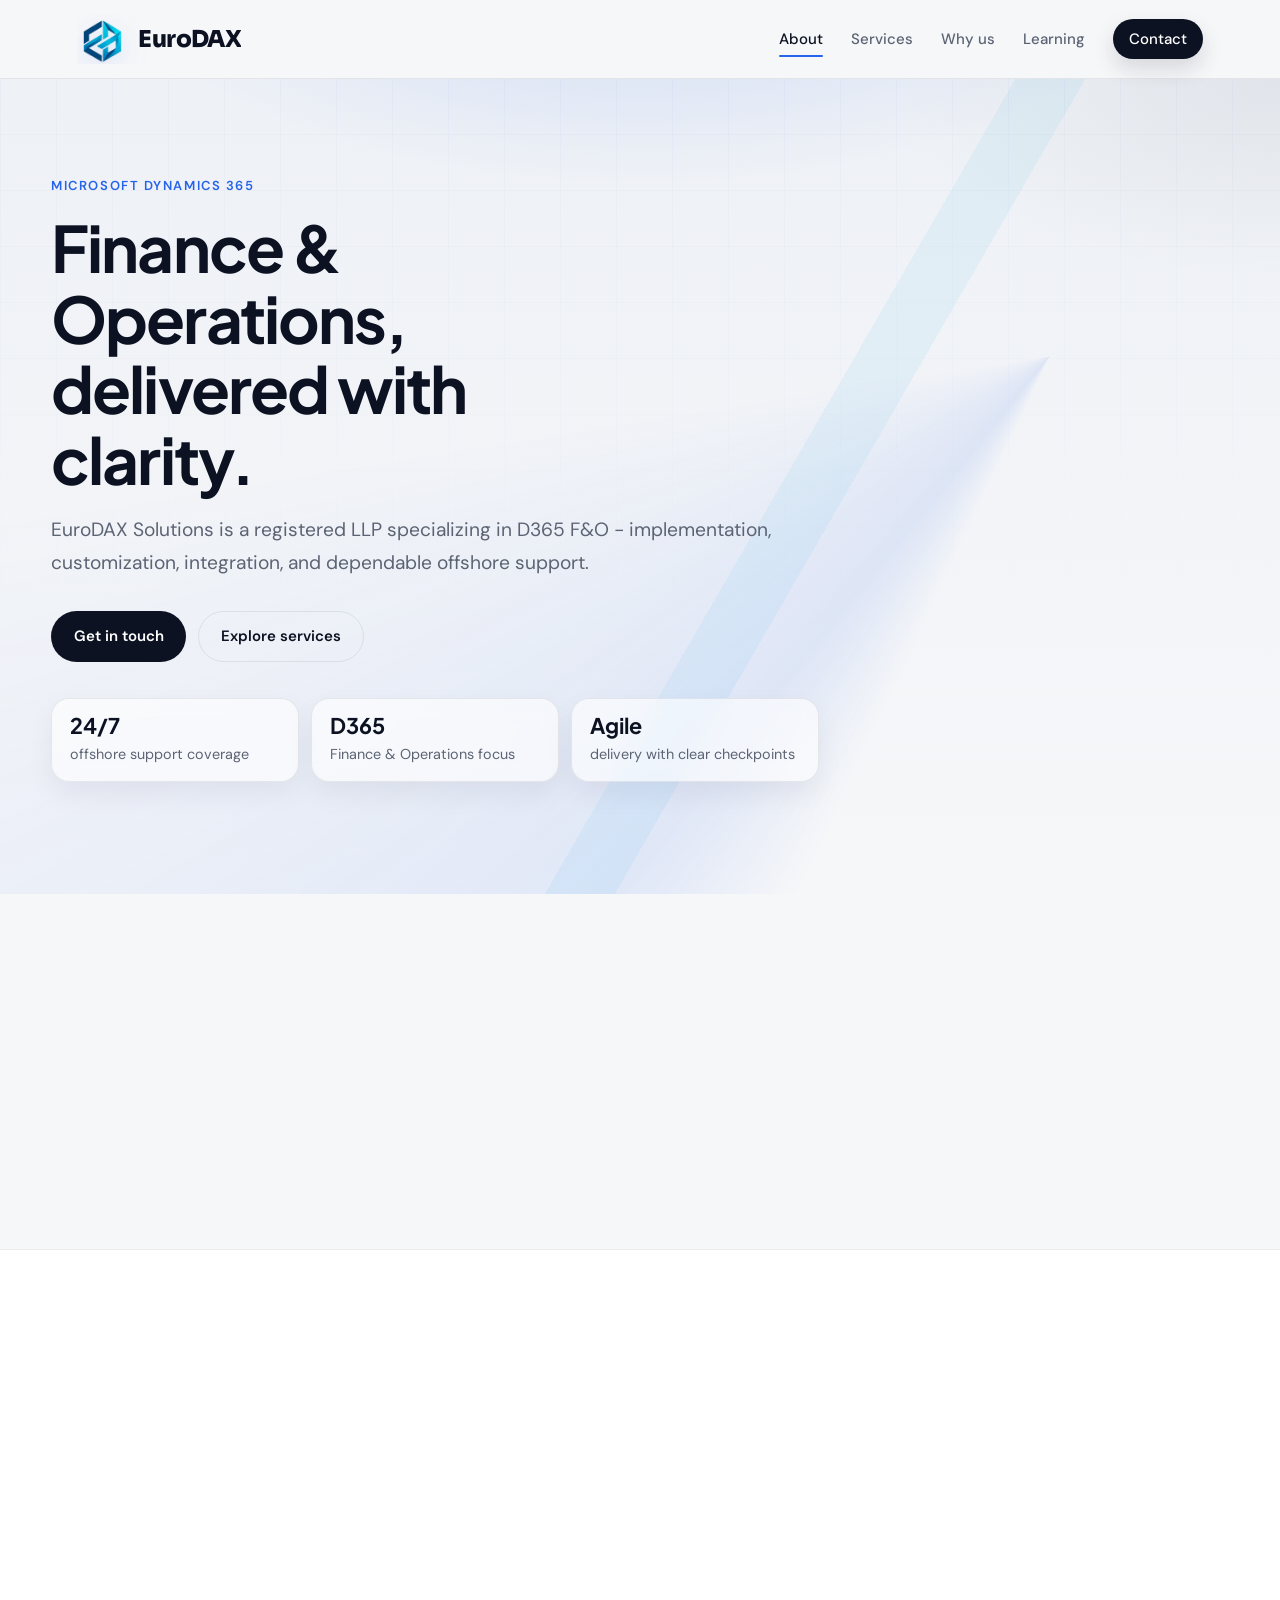
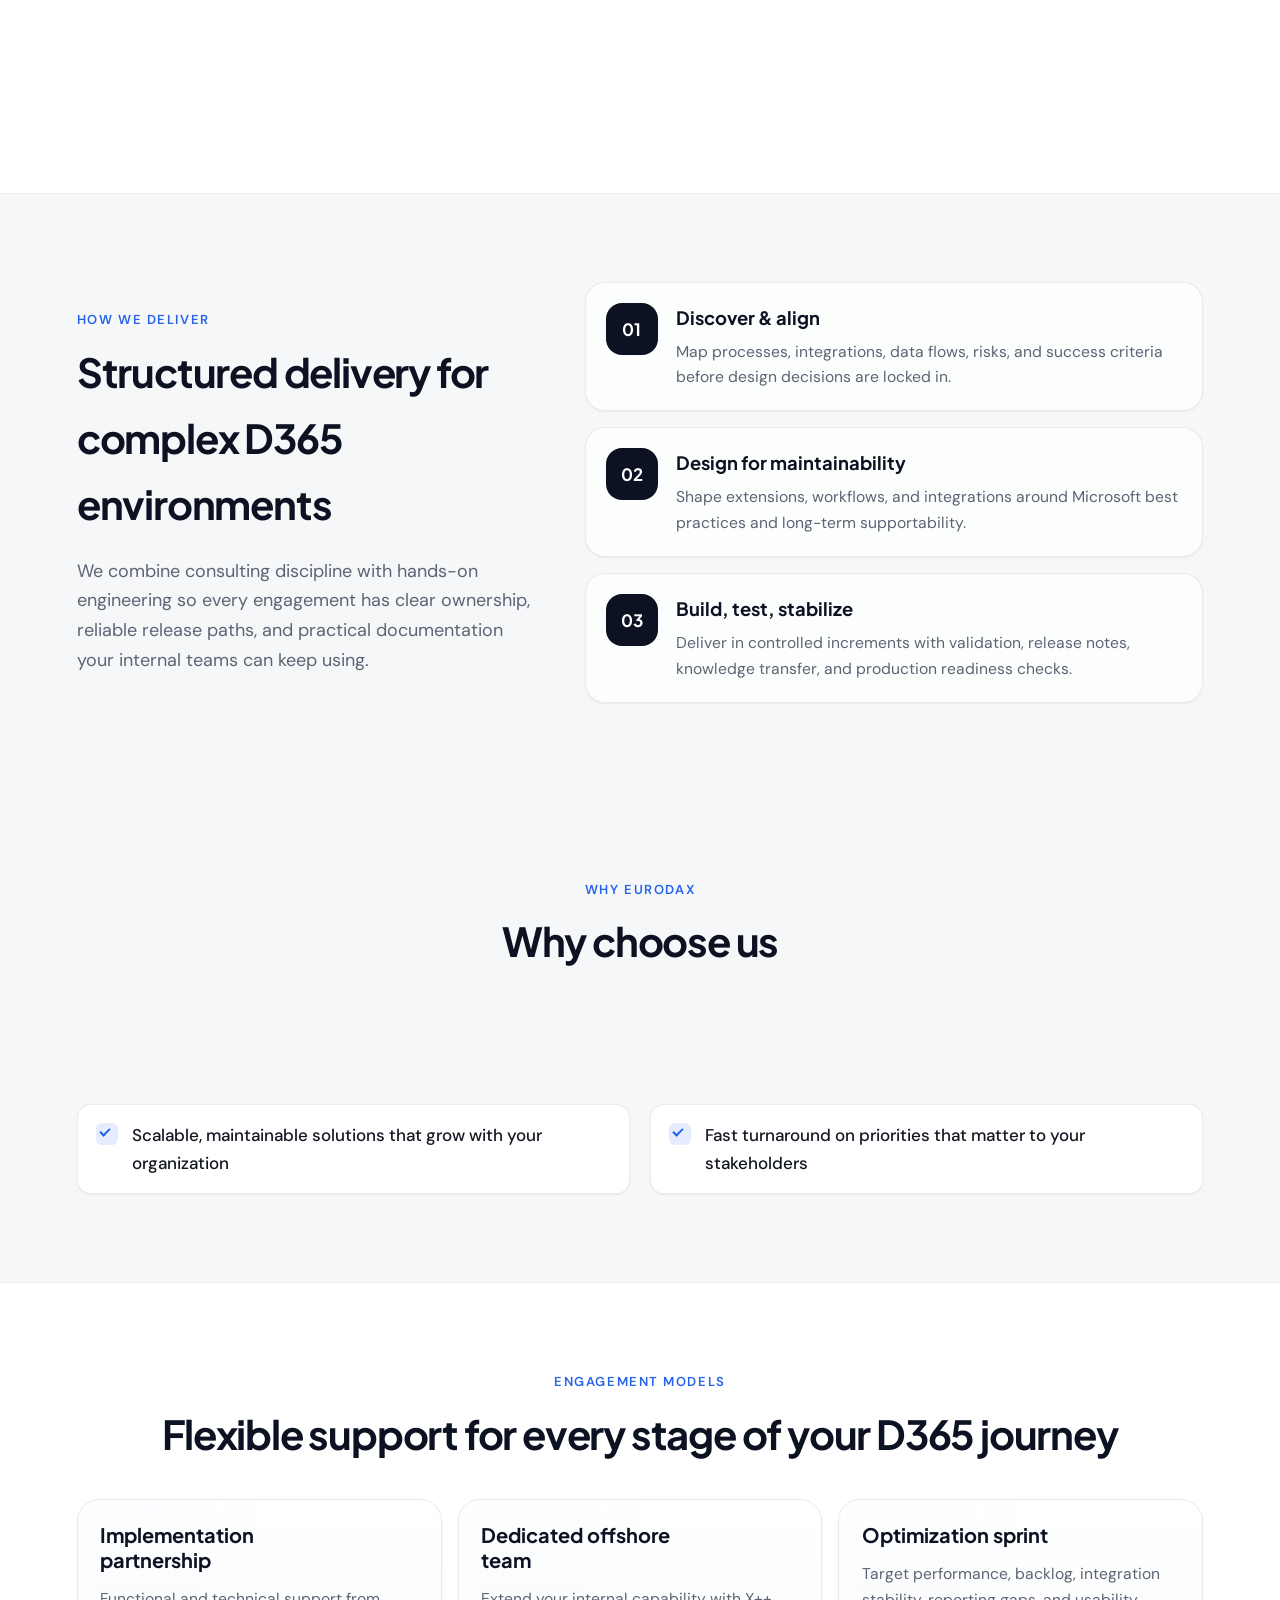
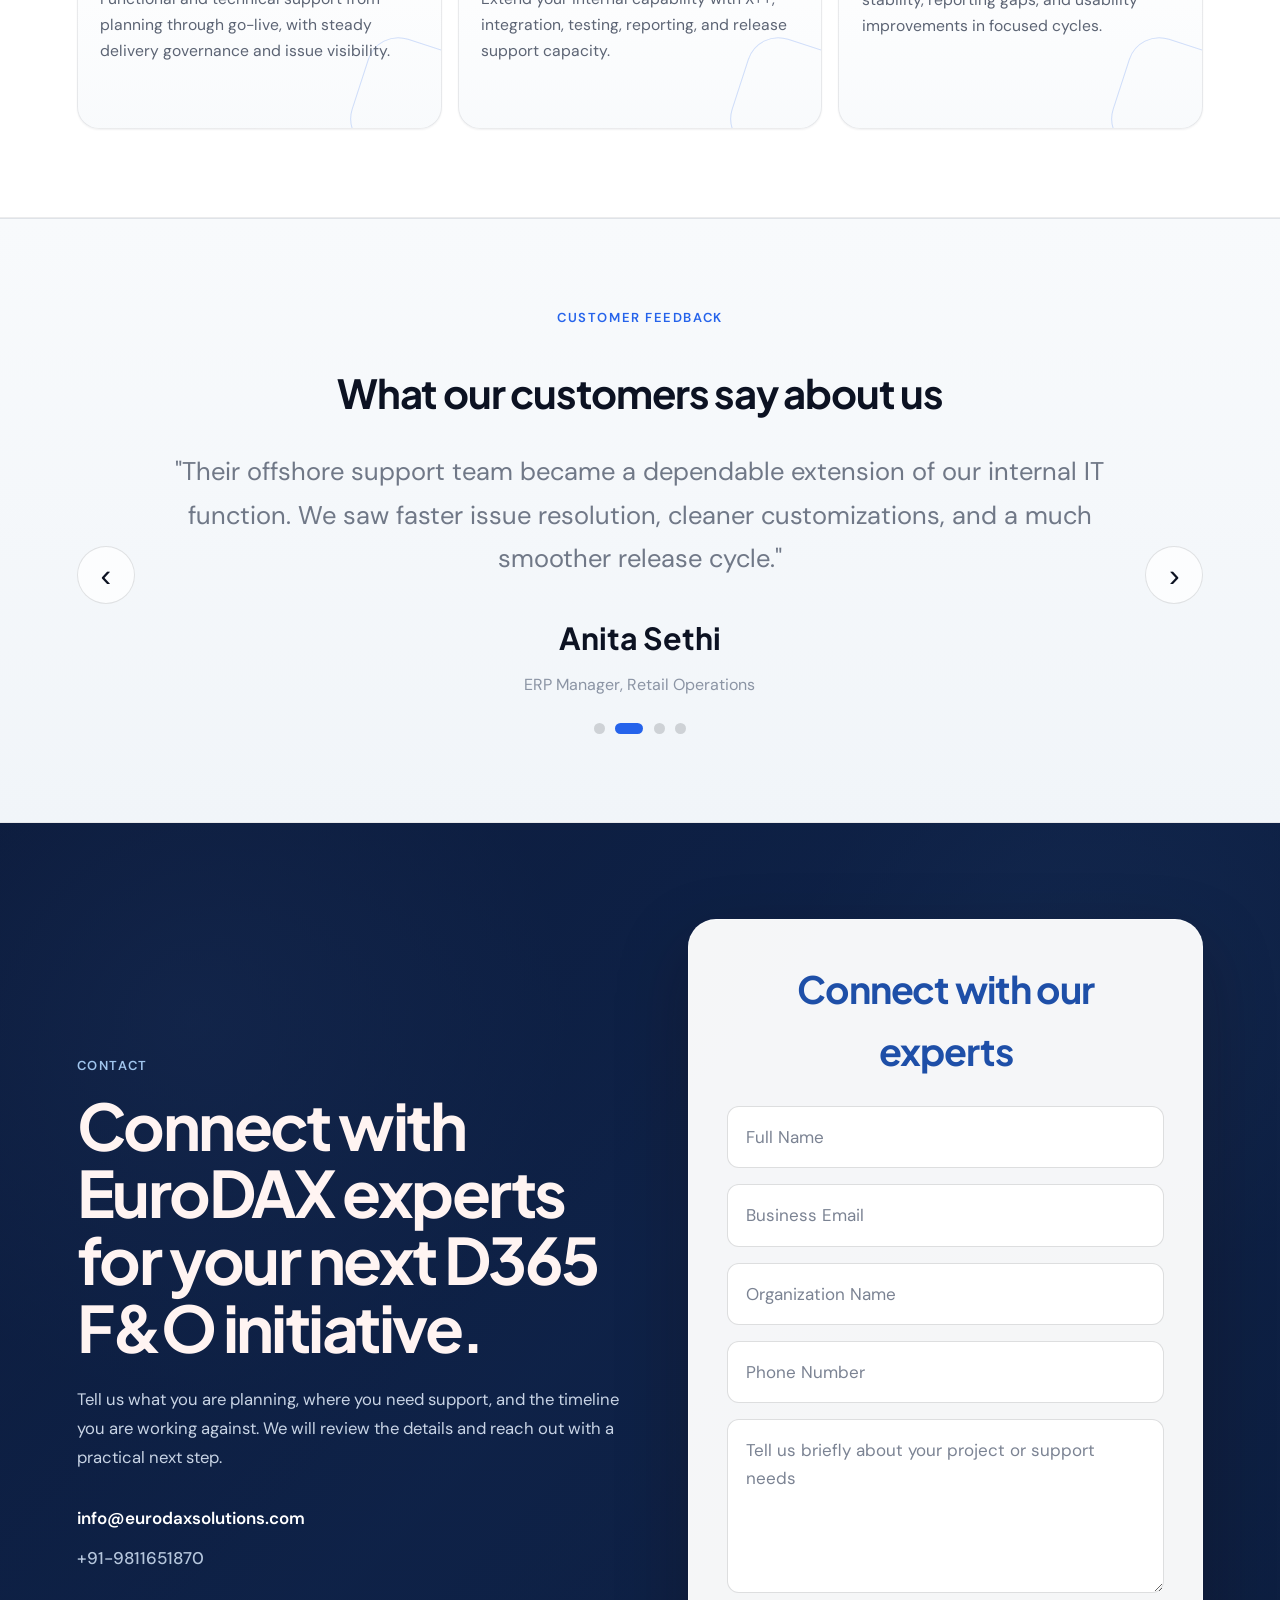
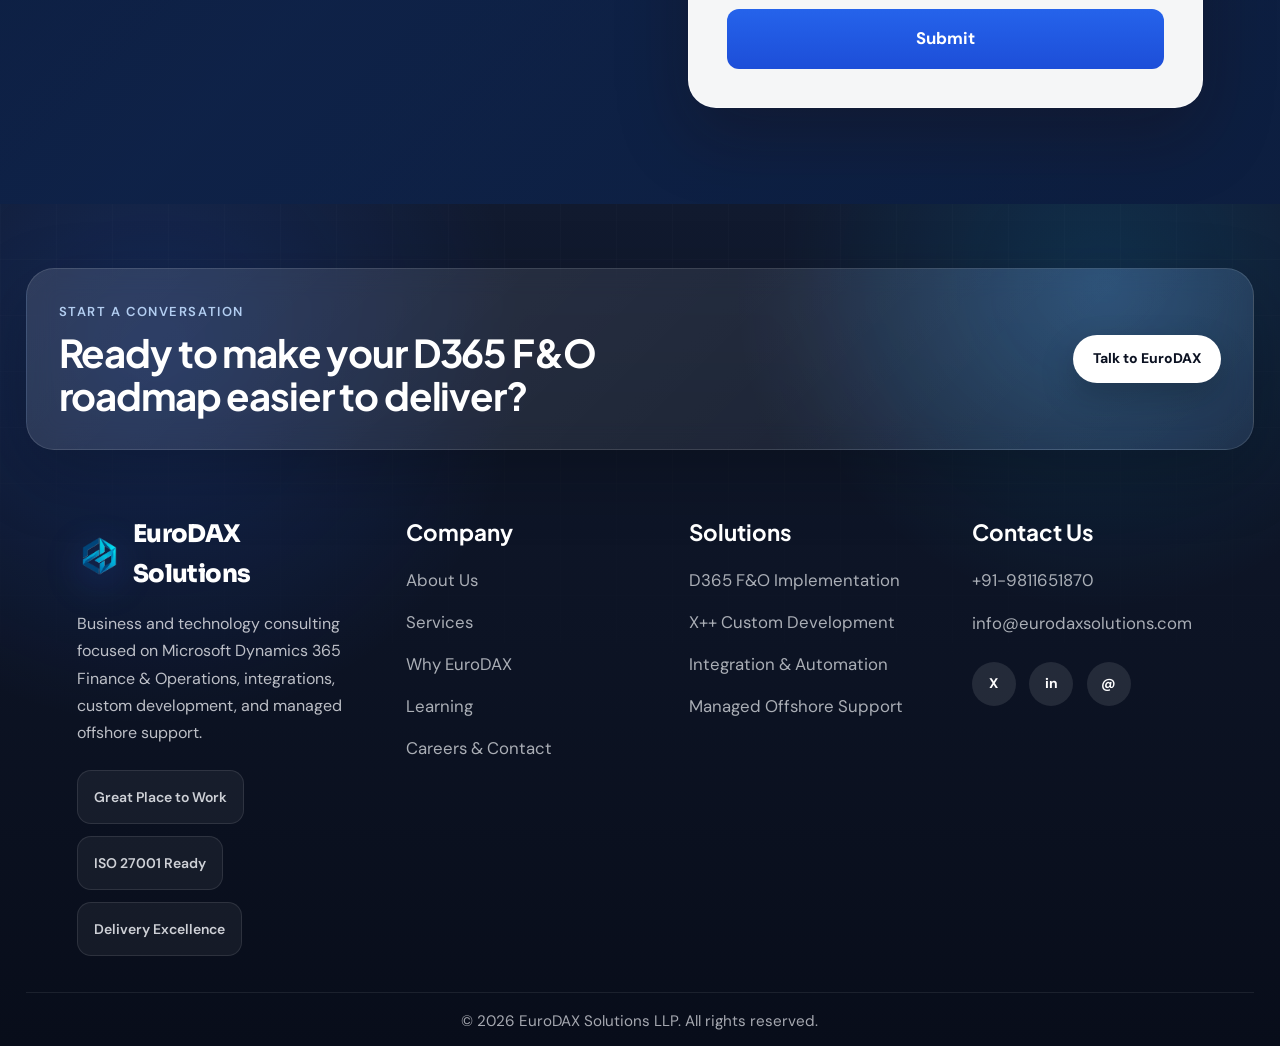
<file: index.html>
<!DOCTYPE html>
<html lang="en">
<head>
  <meta charset="UTF-8">
  <meta name="viewport" content="width=device-width, initial-scale=1.0">
  <meta name="description" content="EuroDAX Solutions LLP - Microsoft Dynamics 365 Finance & Operations consulting, implementation, customization, integration, and offshore support.">
  <meta name="theme-color" content="#0c1222">
  <title>EuroDAX Solutions LLP | Microsoft Dynamics 365 F&amp;O Experts</title>
  <meta name="robots" content="index, follow, max-image-preview:large">
  <meta name="author" content="EuroDAX Solutions LLP">
  <link rel="canonical" href="https://eurodaxsolutions.com/">
  <meta property="og:title" content="EuroDAX Solutions | D365 F&amp;O Experts">
  <meta property="og:description" content="Microsoft Dynamics 365 Finance & Operations consulting, implementation, customization, integration, and offshore support.">
  <meta property="og:type" content="website">
  <meta property="og:url" content="https://eurodaxsolutions.com/">
  <meta property="og:site_name" content="EuroDAX Solutions LLP">
  <meta property="og:image" content="https://eurodaxsolutions.com/EuroDAXLogo.png">
  <meta property="og:image:alt" content="EuroDAX Solutions logo">
  <meta name="twitter:card" content="summary">
  <meta name="twitter:title" content="EuroDAX Solutions | D365 F&amp;O Experts">
  <meta name="twitter:description" content="Microsoft Dynamics 365 Finance & Operations consulting, implementation, customization, integration, and offshore support.">
  <meta name="twitter:image" content="https://eurodaxsolutions.com/EuroDAXLogo.png">
  <link rel="icon" type="image/png" href="/EuroDAXLogo.png">
  <link rel="shortcut icon" type="image/png" href="/EuroDAXLogo.png">
  <link rel="apple-touch-icon" href="/EuroDAXLogo.png">
  <link rel="preconnect" href="https://fonts.googleapis.com">
  <link rel="preconnect" href="https://fonts.gstatic.com" crossorigin>
  <link href="https://fonts.googleapis.com/css2?family=DM+Sans:ital,opsz,wght@0,9..40,400;0,9..40,500;0,9..40,600;0,9..40,700;1,9..40,400&family=Plus+Jakarta+Sans:ital,wght@0,500;0,600;0,700;1,500&family=Sora:wght@700;800&display=swap" rel="stylesheet">
  <script>document.documentElement.classList.add('js');</script>
  <script type="application/ld+json">
    {
      "@context": "https://schema.org",
      "@type": "ProfessionalService",
      "name": "EuroDAX Solutions LLP",
      "alternateName": "EuroDAX",
      "url": "https://eurodaxsolutions.com/",
      "logo": {
        "@type": "ImageObject",
        "url": "https://eurodaxsolutions.com/EuroDAXLogo.png",
        "contentUrl": "https://eurodaxsolutions.com/EuroDAXLogo.png",
        "caption": "EuroDAX Solutions logo"
      },
      "image": "https://eurodaxsolutions.com/EuroDAXLogo.png",
      "email": "info@eurodaxsolutions.com",
      "telephone": "+91-9811651870",
      "areaServed": "Worldwide",
      "serviceType": [
        "Microsoft Dynamics 365 Finance & Operations consulting",
        "D365 F&O implementation",
        "X++ custom development",
        "ERP integration",
        "Offshore support"
      ],
      "description": "EuroDAX Solutions LLP provides Microsoft Dynamics 365 Finance & Operations consulting, implementation, customization, integration, and offshore support."
    }
  </script>
  <script type="application/ld+json">
    {
      "@context": "https://schema.org",
      "@type": "WebSite",
      "name": "EuroDAX Solutions LLP",
      "alternateName": "EuroDAX",
      "url": "https://eurodaxsolutions.com/"
    }
  </script>
  <link rel="stylesheet" href="style.css">
</head>
<body>
  <a class="skip-link" href="#main">Skip to content</a>

  <header class="site-header">
    <div class="container header-inner">
      <a class="logo logo-intro" href="#" aria-label="EuroDAX home">
        <img class="logo-mark" src="EuroDAXLogo.png" alt="" width="50" height="50">
        <span class="logo-text">EuroDAX</span>
      </a>
      <nav class="nav" aria-label="Primary">
        <a href="#about">About</a>
        <a href="#services">Services</a>
        <a href="#why">Why us</a>
        <a href="/learning/">Learning</a>
        <a class="nav-cta" href="#contact">Contact</a>
      </nav>
      <button type="button" class="nav-toggle" aria-expanded="false" aria-controls="nav-drawer" aria-label="Open menu">
        <span class="nav-toggle-bar" aria-hidden="true"></span>
        <span class="nav-toggle-bar" aria-hidden="true"></span>
      </button>
    </div>
    <div id="nav-drawer" class="nav-drawer" hidden>
      <nav aria-label="Mobile">
        <a href="#about">About</a>
        <a href="#services">Services</a>
        <a href="#why">Why us</a>
        <a href="/learning/">Learning</a>
        <a href="#contact">Contact</a>
      </nav>
    </div>
  </header>

  <main id="main">
    <section class="hero" aria-labelledby="hero-title">
      <div class="hero-bg" aria-hidden="true"></div>
      <div class="container hero-inner">
        <p class="eyebrow">Microsoft Dynamics 365</p>
        <h1 id="hero-title" class="hero-title">Finance &amp; Operations, delivered with clarity.</h1>
        <p class="hero-lead">EuroDAX Solutions is a registered LLP specializing in D365 F&amp;O - implementation, customization, integration, and dependable offshore support.</p>
        <div class="hero-actions">
          <a href="#contact" class="btn btn-primary">Get in touch</a>
          <a href="#services" class="btn btn-ghost">Explore services</a>
        </div>
        <div class="hero-metrics" aria-label="EuroDAX delivery highlights">
          <div>
            <strong>24/7</strong>
            <span>offshore support coverage</span>
          </div>
          <div>
            <strong>D365</strong>
            <span>Finance &amp; Operations focus</span>
          </div>
          <div>
            <strong>Agile</strong>
            <span>delivery with clear checkpoints</span>
          </div>
        </div>
      </div>
    </section>

    <section id="about" class="section">
      <div class="container">
        <p class="eyebrow section-eyebrow">About us</p>
        <h2 class="section-title">Built around your operations</h2>
        <p class="section-prose">EuroDAX Solutions delivers end-to-end consulting, customization, and integration services tailored to how your business actually runs. We focus on practical outcomes — stable processes, maintainable extensions, and integrations that hold up in production.</p>
      </div>
    </section>

    <section id="services" class="section section-alt">
      <div class="container">
        <p class="eyebrow section-eyebrow">What we do</p>
        <h2 class="section-title">Services</h2>
        <div class="grid">
          <article class="card">
            <div class="card-icon" aria-hidden="true">
              <svg width="28" height="28" viewBox="0 0 24 24" fill="none" stroke="currentColor" stroke-width="1.75" stroke-linecap="round" stroke-linejoin="round"><path d="M12 3l8 4.5v9L12 21l-8-4.5v-9L12 3z"/><path d="M12 12l8-4.5M12 12v9M12 12L4 7.5"/></svg>
            </div>
            <h3 class="card-title">Implementation</h3>
            <p class="card-text">End-to-end D365 F&amp;O implementation tailored to your business processes and timelines.</p>
          </article>
          <article class="card">
            <div class="card-icon" aria-hidden="true">
              <svg width="28" height="28" viewBox="0 0 24 24" fill="none" stroke="currentColor" stroke-width="1.75" stroke-linecap="round" stroke-linejoin="round"><path d="M14.7 6.3a1 1 0 000 1.4l1.6 1.6a1 1 0 001.4 0l3.77-3.77a6 6 0 01-7.94 7.94l-6.91 6.91a2.12 2.12 0 01-3-3l6.91-6.91a6 6 0 017.94-7.94l-3.76 3.76z"/></svg>
            </div>
            <h3 class="card-title">Custom development</h3>
            <p class="card-text">Advanced X++ development and system customization that stays supportable long term.</p>
          </article>
          <article class="card">
            <div class="card-icon" aria-hidden="true">
              <svg width="28" height="28" viewBox="0 0 24 24" fill="none" stroke="currentColor" stroke-width="1.75" stroke-linecap="round" stroke-linejoin="round"><path d="M10 13a5 5 0 007.54.54l3-3a5 5 0 00-7.07-7.07l-1.72 1.71"/><path d="M14 11a5 5 0 00-7.54-.54l-3 3a5 5 0 007.07 7.07l1.71-1.71"/></svg>
            </div>
            <h3 class="card-title">Integration</h3>
            <p class="card-text">API, OData, and third-party integrations designed for reliability and clear ownership.</p>
          </article>
          <article class="card">
            <div class="card-icon" aria-hidden="true">
              <svg width="28" height="28" viewBox="0 0 24 24" fill="none" stroke="currentColor" stroke-width="1.75" stroke-linecap="round" stroke-linejoin="round"><path d="M18 8A6 6 0 006 8c0 7-3 9-3 9h18s-3-2-3-9"/><path d="M13.73 21a2 2 0 01-3.46 0"/></svg>
            </div>
            <h3 class="card-title">Support</h3>
            <p class="card-text">Offshore support and maintenance so your team can focus on the next milestone.</p>
          </article>
        </div>
      </div>
    </section>

    <section class="section delivery-section" aria-labelledby="delivery-title">
      <div class="container split-section">
        <div class="split-copy">
          <p class="eyebrow section-eyebrow split-eyebrow">How we deliver</p>
          <h2 id="delivery-title" class="section-title split-title">Structured delivery for complex D365 environments</h2>
          <p class="section-prose split-prose">We combine consulting discipline with hands-on engineering so every engagement has clear ownership, reliable release paths, and practical documentation your internal teams can keep using.</p>
        </div>
        <div class="process-list">
          <article class="process-step">
            <span>01</span>
            <div>
              <h3>Discover &amp; align</h3>
              <p>Map processes, integrations, data flows, risks, and success criteria before design decisions are locked in.</p>
            </div>
          </article>
          <article class="process-step">
            <span>02</span>
            <div>
              <h3>Design for maintainability</h3>
              <p>Shape extensions, workflows, and integrations around Microsoft best practices and long-term supportability.</p>
            </div>
          </article>
          <article class="process-step">
            <span>03</span>
            <div>
              <h3>Build, test, stabilize</h3>
              <p>Deliver in controlled increments with validation, release notes, knowledge transfer, and production readiness checks.</p>
            </div>
          </article>
        </div>
      </div>
    </section>

    <section id="why" class="section">
      <div class="container">
        <p class="eyebrow section-eyebrow">Why EuroDAX</p>
        <h2 class="section-title">Why choose us</h2>
        <ul class="feature-list">
          <li>
            <span class="feature-check" aria-hidden="true"></span>
            <span>Strong D365 technical depth across F&amp;O modules and extensions</span>
          </li>
          <li>
            <span class="feature-check" aria-hidden="true"></span>
            <span>Cost-effective offshore delivery without cutting corners on quality</span>
          </li>
          <li>
            <span class="feature-check" aria-hidden="true"></span>
            <span>Scalable, maintainable solutions that grow with your organization</span>
          </li>
          <li>
            <span class="feature-check" aria-hidden="true"></span>
            <span>Fast turnaround on priorities that matter to your stakeholders</span>
          </li>
        </ul>
      </div>
    </section>

    <section class="section section-alt engagement-section" aria-labelledby="engagement-title">
      <div class="container">
        <p class="eyebrow section-eyebrow">Engagement models</p>
        <h2 id="engagement-title" class="section-title">Flexible support for every stage of your D365 journey</h2>
        <div class="engagement-grid">
          <article class="engagement-item">
            <h3>Implementation partnership</h3>
            <p>Functional and technical support from planning through go-live, with steady delivery governance and issue visibility.</p>
          </article>
          <article class="engagement-item">
            <h3>Dedicated offshore team</h3>
            <p>Extend your internal capability with X++, integration, testing, reporting, and release support capacity.</p>
          </article>
          <article class="engagement-item">
            <h3>Optimization sprint</h3>
            <p>Target performance, backlog, integration stability, reporting gaps, and usability improvements in focused cycles.</p>
          </article>
        </div>
      </div>
    </section>

    <section class="section testimonials" aria-labelledby="testimonials-title">
      <div class="container testimonials-shell">
        <p class="eyebrow section-eyebrow">Customer feedback</p>
        <h2 id="testimonials-title" class="section-title testimonials-title">What our customers say about us</h2>
        <div class="testimonial-slider" aria-live="polite">
          <button type="button" class="slider-arrow" data-direction="prev" aria-label="Previous testimonial">
            <span aria-hidden="true">&#8249;</span>
          </button>
          <div class="testimonial-viewport">
            <article class="testimonial-slide is-active">
              <p class="testimonial-quote">"EuroDAX helped us streamline our D365 Finance and Operations rollout with a practical approach, strong communication, and solutions that fit our business instead of forcing unnecessary complexity."</p>
              <h3 class="testimonial-name">Rohit Mehra</h3>
              <p class="testimonial-role">Finance Transformation Lead, Manufacturing Group</p>
            </article>
            <article class="testimonial-slide" hidden>
              <p class="testimonial-quote">"Their offshore support team became a dependable extension of our internal IT function. We saw faster issue resolution, cleaner customizations, and a much smoother release cycle."</p>
              <h3 class="testimonial-name">Anita Sethi</h3>
              <p class="testimonial-role">ERP Manager, Retail Operations</p>
            </article>
            <article class="testimonial-slide" hidden>
              <p class="testimonial-quote">"EuroDAX handled integrations and X++ customization with a level of ownership that gave our stakeholders confidence from design through go-live."</p>
              <h3 class="testimonial-name">Michael D'Souza</h3>
              <p class="testimonial-role">Program Director, Distribution Enterprise</p>
            </article>
            <article class="testimonial-slide" hidden>
              <p class="testimonial-quote">"We appreciated how focused the team was on maintainability. The result was not just a project delivered on time, but a D365 environment our business can actually scale with."</p>
              <h3 class="testimonial-name">Neha Arora</h3>
              <p class="testimonial-role">Head of Business Systems, Services Company</p>
            </article>
          </div>
          <button type="button" class="slider-arrow" data-direction="next" aria-label="Next testimonial">
            <span aria-hidden="true">&#8250;</span>
          </button>
        </div>
        <div class="testimonial-dots" aria-label="Testimonial navigation">
          <button type="button" class="testimonial-dot is-active" aria-label="Show testimonial 1"></button>
          <button type="button" class="testimonial-dot" aria-label="Show testimonial 2"></button>
          <button type="button" class="testimonial-dot" aria-label="Show testimonial 3"></button>
          <button type="button" class="testimonial-dot" aria-label="Show testimonial 4"></button>
        </div>
      </div>
    </section>

    <section id="contact" class="section section-cta contact-section">
      <div class="contact-section-bg" aria-hidden="true"></div>
      <div class="container contact-shell">
        <div class="contact-showcase">
          <p class="eyebrow contact-kicker">Contact</p>
          <h2 class="contact-showcase-title">Connect with EuroDAX experts for your next D365 F&amp;O initiative.</h2>
          <p class="contact-showcase-text">Tell us what you are planning, where you need support, and the timeline you are working against. We will review the details and reach out with a practical next step.</p>
          <div class="contact-meta">
            <a class="contact-link" href="mailto:info@eurodaxsolutions.com">info@eurodaxsolutions.com</a>
            <a class="contact-link contact-link-muted" href="tel:+919811651870">+91-9811651870</a>
          </div>
        </div>

        <div class="contact-card">
          <h3 class="contact-card-title">Connect with our experts</h3>
          <form class="contact-form" action="https://formsubmit.co/skjha98@gmail.com" method="POST">
            <input type="hidden" name="_captcha" value="false">
            <input type="hidden" name="_subject" value="New EuroDAX landing page enquiry">
            <input type="hidden" name="_template" value="table">
            <input type="text" name="_honey" class="sr-only" tabindex="-1" autocomplete="off">

            <label class="sr-only" for="full-name">Full name</label>
            <input id="full-name" name="Full Name" type="text" placeholder="Full Name" required>

            <label class="sr-only" for="business-email">Business email</label>
            <input id="business-email" name="Business Email" type="email" placeholder="Business Email" required>

            <label class="sr-only" for="organization-name">Organization name</label>
            <input id="organization-name" name="Organization Name" type="text" placeholder="Organization Name" required>

            <label class="sr-only" for="phone-number">Phone number</label>
            <input id="phone-number" name="Phone Number" type="tel" placeholder="Phone Number" required>

            <label class="sr-only" for="project-needs">Project details</label>
            <textarea id="project-needs" name="Project Details" placeholder="Tell us briefly about your project or support needs" rows="5" required></textarea>

            <button type="submit" class="contact-submit">Submit</button>
          </form>
        </div>
      </div>
    </section>
  </main>

  <footer class="site-footer">
    <div class="container footer-cta">
      <div>
        <p class="eyebrow footer-kicker">Start a conversation</p>
        <h2>Ready to make your D365 F&amp;O roadmap easier to deliver?</h2>
      </div>
      <a class="footer-cta-link" href="#contact">Talk to EuroDAX</a>
    </div>
    <div class="container footer-grid">
      <div class="footer-brand-block">
        <a class="footer-logo" href="#" aria-label="EuroDAX home">
          <img src="EuroDAXLogo.png" alt="" width="44" height="44">
          <span>EuroDAX Solutions</span>
        </a>
        <p class="footer-tagline">Business and technology consulting focused on Microsoft Dynamics 365 Finance &amp; Operations, integrations, custom development, and managed offshore support.</p>
        <div class="footer-badges" aria-label="Certifications and culture highlights">
          <span class="footer-badge">Great Place to Work</span>
          <span class="footer-badge">ISO 27001 Ready</span>
          <span class="footer-badge">Delivery Excellence</span>
        </div>
      </div>

      <div>
        <h2 class="footer-heading">Company</h2>
        <nav class="footer-nav footer-nav-column" aria-label="Company">
          <a href="#about">About Us</a>
          <a href="#services">Services</a>
          <a href="#why">Why EuroDAX</a>
          <a href="/learning/">Learning</a>
          <a href="#contact">Careers &amp; Contact</a>
        </nav>
      </div>

      <div>
        <h2 class="footer-heading">Solutions</h2>
        <div class="footer-nav footer-nav-column">
          <a href="#services">D365 F&amp;O Implementation</a>
          <a href="#services">X++ Custom Development</a>
          <a href="#services">Integration &amp; Automation</a>
          <a href="#contact">Managed Offshore Support</a>
        </div>
      </div>

      <div>
        <h2 class="footer-heading">Contact Us</h2>
        <div class="footer-contact">
          <a href="tel:+919811651870">+91-9811651870</a>
          
          <a href="mailto:info@eurodaxsolutions.com">info@eurodaxsolutions.com</a>
        </div>
        <div class="footer-social" aria-label="Social links">
          <a href="#" aria-label="Twitter">X</a>
          <a href="#" aria-label="LinkedIn">in</a>
          <a href="mailto:skjha98@gmail.com" aria-label="Email">@</a>
        </div>
      </div>
    </div>
    <div class="container footer-bottom">
      <p class="footer-brand">&copy; 2026 EuroDAX Solutions LLP. All rights reserved.</p>
    </div>
  </footer>

  <button class="back-to-top" type="button" aria-label="Back to top" hidden>
    <span aria-hidden="true">&#8593;</span>
  </button>

  <script>
    (function () {
      var toggle = document.querySelector('.nav-toggle');
      var drawer = document.getElementById('nav-drawer');
      if (!toggle || !drawer) return;
      function setOpen(open) {
        toggle.setAttribute('aria-expanded', open ? 'true' : 'false');
        drawer.hidden = !open;
        document.body.classList.toggle('nav-open', open);
      }
      toggle.addEventListener('click', function () {
        setOpen(toggle.getAttribute('aria-expanded') !== 'true');
      });
      drawer.querySelectorAll('a').forEach(function (a) {
        a.addEventListener('click', function () { setOpen(false); });
      });
      window.addEventListener('resize', function () {
        if (window.matchMedia('(min-width: 768px)').matches) setOpen(false);
      });
    })();

    (function () {
      var slides = Array.prototype.slice.call(document.querySelectorAll('.testimonial-slide'));
      var dots = Array.prototype.slice.call(document.querySelectorAll('.testimonial-dot'));
      var prev = document.querySelector('.slider-arrow[data-direction="prev"]');
      var next = document.querySelector('.slider-arrow[data-direction="next"]');
      if (!slides.length || !dots.length || !prev || !next) return;

      var activeIndex = 0;
      var timerId;
      var prefersReducedMotion = window.matchMedia('(prefers-reduced-motion: reduce)').matches;

      function render(index) {
        activeIndex = (index + slides.length) % slides.length;
        slides.forEach(function (slide, slideIndex) {
          var isActive = slideIndex === activeIndex;
          slide.hidden = !isActive;
          slide.classList.toggle('is-active', isActive);
        });
        dots.forEach(function (dot, dotIndex) {
          dot.classList.toggle('is-active', dotIndex === activeIndex);
          dot.setAttribute('aria-pressed', dotIndex === activeIndex ? 'true' : 'false');
        });
      }

      function restartAutoPlay() {
        if (prefersReducedMotion) return;
        window.clearInterval(timerId);
        timerId = window.setInterval(function () {
          render(activeIndex + 1);
        }, 4000);
      }

      prev.addEventListener('click', function () {
        render(activeIndex - 1);
        restartAutoPlay();
      });

      next.addEventListener('click', function () {
        render(activeIndex + 1);
        restartAutoPlay();
      });

      dots.forEach(function (dot, index) {
        dot.addEventListener('click', function () {
          render(index);
          restartAutoPlay();
        });
      });

      render(0);
      restartAutoPlay();
    })();

    (function () {
      var prefersReducedMotion = window.matchMedia('(prefers-reduced-motion: reduce)').matches;
      var header = document.querySelector('.site-header');
      var backToTop = document.querySelector('.back-to-top');
      var logo = document.querySelector('.logo-intro');
      var sectionLinks = Array.prototype.slice.call(document.querySelectorAll('.nav a[href^="#"], .nav-drawer a[href^="#"]'));
      var trackedSections = sectionLinks
        .map(function (link) { return document.querySelector(link.getAttribute('href')); })
        .filter(Boolean);
      var revealItems = Array.prototype.slice.call(document.querySelectorAll(
        '.hero .eyebrow, .hero-title, .hero-lead, .hero-actions, .hero-metrics div, .section > .container, .card, .process-step, .feature-list li, .engagement-item, .testimonial-slider, .testimonial-dots, .contact-showcase, .contact-card, .footer-cta, .footer-grid > div'
      ));

      if (logo) {
        window.setTimeout(function () {
          logo.classList.remove('logo-intro');
        }, prefersReducedMotion ? 0 : 1400);
      }

      revealItems.forEach(function (item, index) {
        item.classList.add('reveal');
        item.style.setProperty('--reveal-delay', Math.min(index % 4, 3) * 80 + 'ms');
      });

      if ('IntersectionObserver' in window && !prefersReducedMotion) {
        var observer = new IntersectionObserver(function (entries) {
          entries.forEach(function (entry) {
            if (!entry.isIntersecting) return;
            entry.target.classList.add('is-visible');
            observer.unobserve(entry.target);
          });
        }, { threshold: 0.16, rootMargin: '0px 0px -8% 0px' });

        revealItems.forEach(function (item) { observer.observe(item); });
      } else {
        revealItems.forEach(function (item) { item.classList.add('is-visible'); });
      }

      function updateHeader() {
        if (!header) return;
        header.classList.toggle('is-scrolled', window.scrollY > 8);
      }

      function updateBackToTop() {
        if (!backToTop) return;
        backToTop.hidden = window.scrollY < 560;
      }

      function setActiveSection(id) {
        sectionLinks.forEach(function (link) {
          var isActive = link.getAttribute('href') === '#' + id;
          link.classList.toggle('is-active', isActive);
          if (isActive) {
            link.setAttribute('aria-current', 'true');
          } else {
            link.removeAttribute('aria-current');
          }
        });
      }

      function updateActiveSection() {
        var active = trackedSections[0];
        trackedSections.forEach(function (section) {
          if (section.getBoundingClientRect().top <= window.innerHeight * 0.38) {
            active = section;
          }
        });
        if (active) setActiveSection(active.id);
      }

      function updatePageState() {
        updateHeader();
        updateBackToTop();
        updateActiveSection();
      }

      if (backToTop) {
        backToTop.addEventListener('click', function () {
          window.scrollTo({ top: 0, behavior: prefersReducedMotion ? 'auto' : 'smooth' });
        });
      }

      updatePageState();
      window.addEventListener('scroll', updatePageState, { passive: true });
      window.addEventListener('resize', updateActiveSection);

      if (prefersReducedMotion) return;

      document.querySelectorAll('.card, .contact-card').forEach(function (panel) {
        panel.addEventListener('pointerenter', function () {
          if (panel.classList.contains('contact-card')) {
            panel.classList.add('is-tracking');
          }
        });

        panel.addEventListener('pointermove', function (event) {
          var rect = panel.getBoundingClientRect();
          var x = (event.clientX - rect.left) / rect.width;
          var y = (event.clientY - rect.top) / rect.height;
          panel.style.setProperty('--tilt-x', ((0.5 - y) * 7).toFixed(2) + 'deg');
          panel.style.setProperty('--tilt-y', ((x - 0.5) * 7).toFixed(2) + 'deg');
          panel.style.setProperty('--spot-x', (x * 100).toFixed(1) + '%');
          panel.style.setProperty('--spot-y', (y * 100).toFixed(1) + '%');
        });

        panel.addEventListener('pointerleave', function () {
          if (panel.classList.contains('contact-card')) {
            panel.classList.remove('is-tracking');
          }
          panel.style.removeProperty('--tilt-x');
          panel.style.removeProperty('--tilt-y');
          panel.style.removeProperty('--spot-x');
          panel.style.removeProperty('--spot-y');
        });
      });
    })();
  </script>
</body>
</html>
</file>
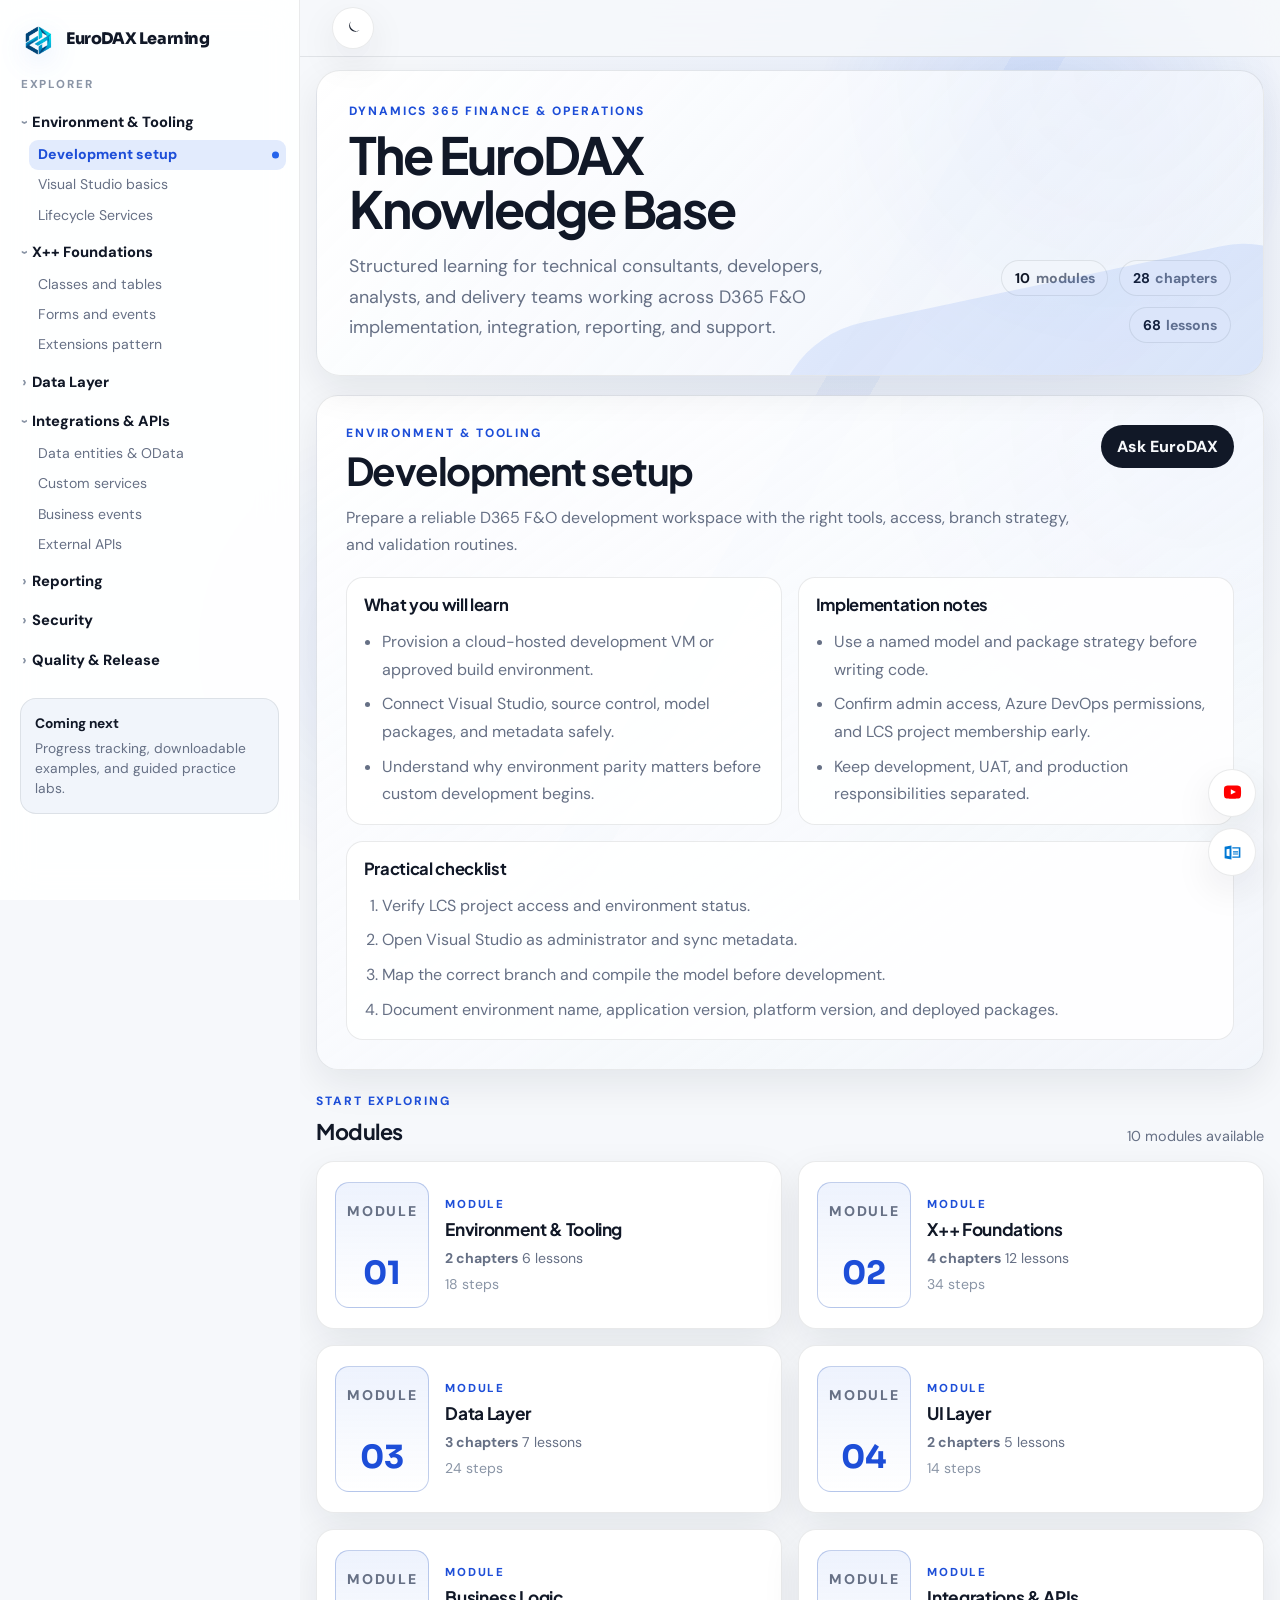
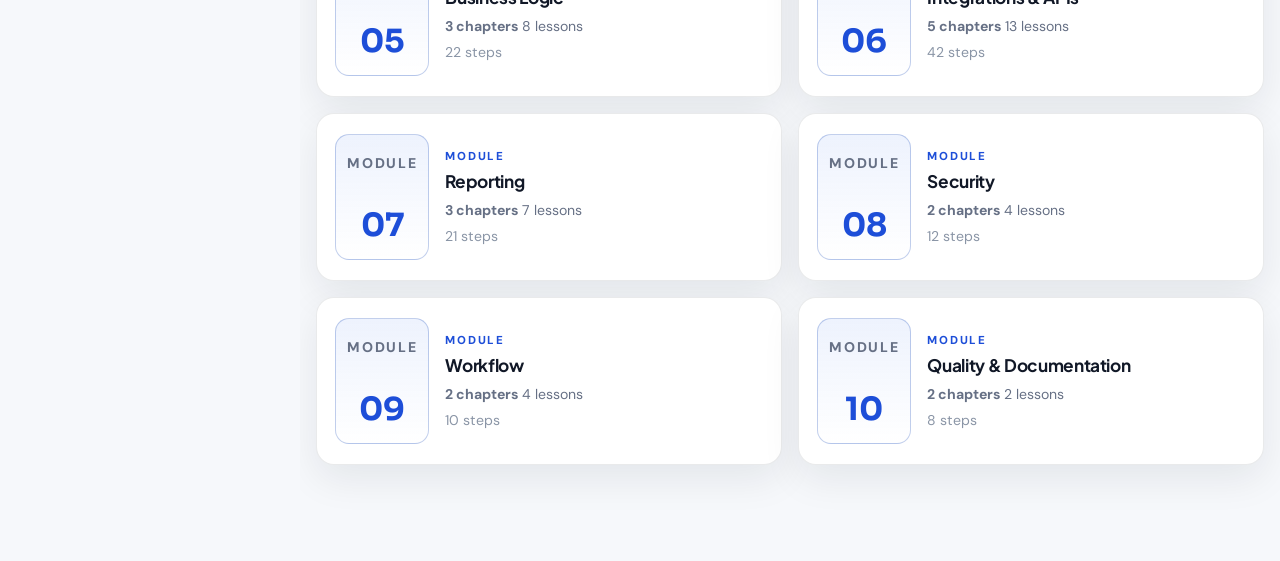
<file: learning/index.html>
<!DOCTYPE html>
<html lang="en">
<head>
  <meta charset="UTF-8">
  <meta name="viewport" content="width=device-width, initial-scale=1.0">
  <meta name="description" content="EuroDAX Learning - structured Microsoft Dynamics 365 Finance & Operations learning modules, lessons, and implementation knowledge.">
  <meta name="theme-color" content="#f7f9fc">
  <title>EuroDAX Learning | D365 F&amp;O Knowledge Base</title>
  <link rel="canonical" href="https://eurodaxsolutions.com/learning/">
  <meta property="og:title" content="EuroDAX Learning | D365 F&amp;O Knowledge Base">
  <meta property="og:description" content="Explore structured D365 F&O modules across X++, data, integrations, reporting, workflow, security, and support.">
  <meta property="og:type" content="website">
  <meta property="og:url" content="https://eurodaxsolutions.com/learning/">
  <meta property="og:image" content="https://eurodaxsolutions.com/EuroDAXLogo.png">
  <link rel="icon" type="image/png" href="/EuroDAXLogo.png">
  <link rel="apple-touch-icon" href="/EuroDAXLogo.png">
  <link rel="preconnect" href="https://fonts.googleapis.com">
  <link rel="preconnect" href="https://fonts.gstatic.com" crossorigin>
  <link href="https://fonts.googleapis.com/css2?family=DM+Sans:ital,opsz,wght@0,9..40,400;0,9..40,500;0,9..40,600;0,9..40,700;1,9..40,400&family=Plus+Jakarta+Sans:ital,wght@0,500;0,600;0,700;1,500&family=Sora:wght@700;800&display=swap" rel="stylesheet">
  <script>document.documentElement.classList.add('js');</script>
  <link rel="stylesheet" href="learning.css">
</head>
<body>
  <div class="learning-shell">
    <aside class="learning-sidebar" aria-label="Learning navigation">
      <a class="sidebar-brand" href="/" aria-label="EuroDAX home">
        <img src="/EuroDAXLogo.png" alt="" width="34" height="34">
        <span>EuroDAX Learning</span>
      </a>

      <div class="explorer-label">Explorer</div>
      <nav class="learning-nav">
        <details open>
          <summary>Environment &amp; Tooling</summary>
          <a href="#development-setup" data-topic="development-setup">Development setup</a>
          <a href="#visual-studio-basics" data-topic="visual-studio-basics">Visual Studio basics</a>
          <a href="#lifecycle-services" data-topic="lifecycle-services">Lifecycle Services</a>
        </details>
        <details open>
          <summary>X++ Foundations</summary>
          <a href="#classes-and-tables" data-topic="classes-and-tables">Classes and tables</a>
          <a href="#forms-and-events" data-topic="forms-and-events">Forms and events</a>
          <a href="#extensions-pattern" data-topic="extensions-pattern">Extensions pattern</a>
        </details>
        <details>
          <summary>Data Layer</summary>
          <a href="#entities-and-staging" data-topic="entities-and-staging">Entities and staging</a>
          <a href="#data-management" data-topic="data-management">Data management</a>
          <a href="#odata-publishing" data-topic="odata-publishing">OData publishing</a>
        </details>
        <details open>
          <summary>Integrations &amp; APIs</summary>
          <a href="#data-entities-odata" data-topic="data-entities-odata">Data entities &amp; OData</a>
          <a href="#custom-services" data-topic="custom-services">Custom services</a>
          <a href="#business-events" data-topic="business-events">Business events</a>
          <a href="#external-apis" data-topic="external-apis">External APIs</a>
        </details>
        <details>
          <summary>Reporting</summary>
          <a href="#ssrs-reports" data-topic="ssrs-reports">SSRS reports</a>
          <a href="#power-bi" data-topic="power-bi">Power BI</a>
          <a href="#electronic-reporting" data-topic="electronic-reporting">Electronic reporting</a>
        </details>
        <details>
          <summary>Security</summary>
          <a href="#roles-and-duties" data-topic="roles-and-duties">Roles and duties</a>
          <a href="#privileges" data-topic="privileges">Privileges</a>
          <a href="#testing-access" data-topic="testing-access">Testing access</a>
        </details>
        <details>
          <summary>Quality &amp; Release</summary>
          <a href="#unit-testing" data-topic="unit-testing">Unit testing</a>
          <a href="#deployment-checklist" data-topic="deployment-checklist">Deployment checklist</a>
          <a href="#production-support" data-topic="production-support">Production support</a>
        </details>
      </nav>

      <div class="sidebar-note">
        <strong>Coming next</strong>
        <span>Progress tracking, downloadable examples, and guided practice labs.</span>
      </div>
    </aside>

    <main class="learning-main">
      <div class="learning-atmosphere" aria-hidden="true"></div>
      <header class="learning-topbar">
        <button class="sidebar-toggle" type="button" aria-label="Toggle navigation" aria-expanded="false">
          <span></span>
          <span></span>
        </button>
        <button class="theme-toggle" type="button" aria-label="Switch to dark mode" aria-pressed="false">
          <svg class="sun" viewBox="0 0 24 24" aria-hidden="true"><path d="M12 18a6 6 0 1 1 0-12 6 6 0 0 1 0 12Zm0-2a4 4 0 1 0 0-8 4 4 0 0 0 0 8Zm-1-15h2v3h-2V1Zm0 19h2v3h-2v-3ZM3.5 4.9 4.9 3.5l2.1 2.1-1.4 1.4-2.1-2.1Zm13.5 13.5 1.4-1.4 2.1 2.1-1.4 1.4-2.1-2.1ZM1 11h3v2H1v-2Zm19 0h3v2h-3v-2ZM3.5 19.1 5.6 17l1.4 1.4-2.1 2.1-1.4-1.4ZM17 5.6l2.1-2.1 1.4 1.4L18.4 7 17 5.6Z"/></svg>
          <svg class="moon" viewBox="0 0 24 24" aria-hidden="true"><path d="M21 14.7A8.5 8.5 0 0 1 9.3 3a7.6 7.6 0 1 0 11.7 11.7Z"/></svg>
        </button>
      </header>

      <section class="learning-hero">
        <div>
          <p class="kicker">Dynamics 365 Finance &amp; Operations</p>
          <h1>The EuroDAX Knowledge Base</h1>
          <p>Structured learning for technical consultants, developers, analysts, and delivery teams working across D365 F&amp;O implementation, integration, reporting, and support.</p>
        </div>
        <div class="hero-stats" aria-label="Learning library summary">
          <span><strong>10</strong> modules</span>
          <span><strong>28</strong> chapters</span>
          <span><strong>68</strong> lessons</span>
        </div>
      </section>

      <section class="topic-page" id="topic-page" aria-live="polite">
        <div class="topic-header">
          <div>
            <p class="kicker" id="topic-module">Featured topic</p>
            <h2 id="topic-title">Development setup</h2>
            <p id="topic-summary">Prepare a reliable D365 F&amp;O development workspace with the right tools, access, branch strategy, and validation routines.</p>
          </div>
          <a class="topic-action" href="mailto:info@eurodaxsolutions.com">Ask EuroDAX</a>
        </div>
        <div class="topic-layout">
          <article class="topic-card">
            <h3>What you will learn</h3>
            <ul id="topic-learn"></ul>
          </article>
          <article class="topic-card">
            <h3>Implementation notes</h3>
            <ul id="topic-notes"></ul>
          </article>
          <article class="topic-card topic-wide">
            <h3>Practical checklist</h3>
            <ol id="topic-steps"></ol>
          </article>
        </div>
      </section>

      <section class="learning-section" id="modules" aria-labelledby="modules-title">
        <div class="section-heading">
          <div>
            <p class="kicker">Start exploring</p>
            <h2 id="modules-title">Modules</h2>
          </div>
          <p class="result-count" aria-live="polite">10 modules available</p>
        </div>

        <div class="module-grid">
          <article class="module-card" data-search="environment tooling development setup visual studio lifecycle services">
            <div class="module-number"><span>Module</span><strong>01</strong></div>
            <div>
              <p>Module</p>
              <h3>Environment &amp; Tooling</h3>
              <span><strong>2 chapters</strong> 6 lessons</span>
              <small>18 steps</small>
            </div>
          </article>
          <article class="module-card" data-search="x++ foundations xpp classes tables forms extensions events">
            <div class="module-number"><span>Module</span><strong>02</strong></div>
            <div>
              <p>Module</p>
              <h3>X++ Foundations</h3>
              <span><strong>4 chapters</strong> 12 lessons</span>
              <small>34 steps</small>
            </div>
          </article>
          <article class="module-card" data-search="data layer entities data management staging odata">
            <div class="module-number"><span>Module</span><strong>03</strong></div>
            <div>
              <p>Module</p>
              <h3>Data Layer</h3>
              <span><strong>3 chapters</strong> 7 lessons</span>
              <small>24 steps</small>
            </div>
          </article>
          <article class="module-card" data-search="ui layer forms controls workspaces personalization">
            <div class="module-number"><span>Module</span><strong>04</strong></div>
            <div>
              <p>Module</p>
              <h3>UI Layer</h3>
              <span><strong>2 chapters</strong> 5 lessons</span>
              <small>14 steps</small>
            </div>
          </article>
          <article class="module-card" data-search="business logic framework validations batch workflow services">
            <div class="module-number"><span>Module</span><strong>05</strong></div>
            <div>
              <p>Module</p>
              <h3>Business Logic</h3>
              <span><strong>3 chapters</strong> 8 lessons</span>
              <small>22 steps</small>
            </div>
          </article>
          <article class="module-card" data-search="integrations api odata custom services business events external systems">
            <div class="module-number"><span>Module</span><strong>06</strong></div>
            <div>
              <p>Module</p>
              <h3>Integrations &amp; APIs</h3>
              <span><strong>5 chapters</strong> 13 lessons</span>
              <small>42 steps</small>
            </div>
          </article>
          <article class="module-card" data-search="reporting ssrs power bi electronic reporting analytics">
            <div class="module-number"><span>Module</span><strong>07</strong></div>
            <div>
              <p>Module</p>
              <h3>Reporting</h3>
              <span><strong>3 chapters</strong> 7 lessons</span>
              <small>21 steps</small>
            </div>
          </article>
          <article class="module-card" data-search="security roles duties privileges access testing">
            <div class="module-number"><span>Module</span><strong>08</strong></div>
            <div>
              <p>Module</p>
              <h3>Security</h3>
              <span><strong>2 chapters</strong> 4 lessons</span>
              <small>12 steps</small>
            </div>
          </article>
          <article class="module-card" data-search="workflow approvals business process automation">
            <div class="module-number"><span>Module</span><strong>09</strong></div>
            <div>
              <p>Module</p>
              <h3>Workflow</h3>
              <span><strong>2 chapters</strong> 4 lessons</span>
              <small>10 steps</small>
            </div>
          </article>
          <article class="module-card" data-search="quality documentation testing release support deployment">
            <div class="module-number"><span>Module</span><strong>10</strong></div>
            <div>
              <p>Module</p>
              <h3>Quality &amp; Documentation</h3>
              <span><strong>2 chapters</strong> 2 lessons</span>
              <small>8 steps</small>
            </div>
          </article>
        </div>

        <p class="empty-state" hidden>No matching modules found.</p>
      </section>
    </main>
  </div>

  <div class="quick-links" aria-label="Learning quick links">
    <a class="quick-link-youtube" href="https://www.youtube.com/@EuroDAX" target="_blank" rel="noopener noreferrer" aria-label="Open EuroDAX YouTube channel">
      <svg viewBox="0 0 24 24" aria-hidden="true"><path d="M21.6 7.2s-.2-1.5-.8-2.1c-.8-.8-1.7-.8-2.1-.9C15.8 4 12 4 12 4s-3.8 0-6.7.2c-.4.1-1.3.1-2.1.9-.6.6-.8 2.1-.8 2.1S2.2 9 2.2 10.7v1.6c0 1.8.2 3.5.2 3.5s.2 1.5.8 2.1c.8.8 1.9.8 2.4.9 1.7.2 6.4.2 6.4.2s3.8 0 6.7-.2c.4-.1 1.3-.1 2.1-.9.6-.6.8-2.1.8-2.1s.2-1.8.2-3.5v-1.6c0-1.8-.2-3.5-.2-3.5ZM10.1 14.3V8.2l5.8 3.1-5.8 3Z"/></svg>
    </a>
    <a class="quick-link-email" href="mailto:info@eurodaxsolutions.com" aria-label="Email EuroDAX Solutions">
      <svg viewBox="0 0 24 24" aria-hidden="true"><path d="M3 5.5 10.8 4v16L3 18.5v-13Zm8.8.4H21v12.2h-9.2v-1.6h7.4V7.5h-7.4V5.9ZM5.2 8.4v7.2l3.4.7V7.7l-3.4.7Zm7.4 2.1h5.8v1.4h-5.8v-1.4Zm0 2.5h5.8v1.4h-5.8V13Z"/></svg>
    </a>
  </div>

  <script>
    (function () {
      var root = document.documentElement;
      var toggle = document.querySelector('.theme-toggle');
      var sidebarToggle = document.querySelector('.sidebar-toggle');
      var cards = Array.prototype.slice.call(document.querySelectorAll('.module-card'));
      var topicLinks = Array.prototype.slice.call(document.querySelectorAll('[data-topic]'));
      var topicModule = document.getElementById('topic-module');
      var topicTitle = document.getElementById('topic-title');
      var topicSummary = document.getElementById('topic-summary');
      var topicLearn = document.getElementById('topic-learn');
      var topicNotes = document.getElementById('topic-notes');
      var topicSteps = document.getElementById('topic-steps');
      var topicPage = document.getElementById('topic-page');
      var count = document.querySelector('.result-count');
      var empty = document.querySelector('.empty-state');
      var savedTheme = localStorage.getItem('learning-theme');
      var prefersReducedMotion = window.matchMedia('(prefers-reduced-motion: reduce)').matches;
      var topics = {
        'development-setup': ['Environment & Tooling', 'Development setup', 'Prepare a reliable D365 F&O development workspace with the right tools, access, branch strategy, and validation routines.', ['Provision a cloud-hosted development VM or approved build environment.', 'Connect Visual Studio, source control, model packages, and metadata safely.', 'Understand why environment parity matters before custom development begins.'], ['Use a named model and package strategy before writing code.', 'Confirm admin access, Azure DevOps permissions, and LCS project membership early.', 'Keep development, UAT, and production responsibilities separated.'], ['Verify LCS project access and environment status.', 'Open Visual Studio as administrator and sync metadata.', 'Map the correct branch and compile the model before development.', 'Document environment name, application version, platform version, and deployed packages.']],
        'visual-studio-basics': ['Environment & Tooling', 'Visual Studio basics', 'Use Visual Studio as the main D365 F&O development surface for metadata search, builds, debugging, and extensions.', ['Navigate Application Explorer and metadata search efficiently.', 'Create projects that keep related extensions together.', 'Use build, database sync, and debugger tools with discipline.'], ['Avoid overlayering; prefer extension objects and event handlers.', 'Run builds frequently to catch metadata and reference issues early.', 'Use labels and naming conventions from the start.'], ['Create a project for one functional change.', 'Add extension objects instead of modifying base objects.', 'Build the project and review compiler warnings.', 'Debug using breakpoints only after confirming the expected execution path.']],
        'lifecycle-services': ['Environment & Tooling', 'Lifecycle Services', 'Use Microsoft Lifecycle Services to manage environments, deploy packages, track versions, and support release governance.', ['Understand projects, asset libraries, and environment details.', 'Read deployment history and application/platform versions.', 'Use LCS for package deployment and diagnostics.'], ['Treat LCS as the source of environment truth.', 'Keep package names and release notes clear for future support.', 'Coordinate downtime and validation windows before deployments.'], ['Check environment health and version before deployment.', 'Upload the deployable package to Asset Library.', 'Apply package to sandbox and run validation.', 'Record deployment notes and rollback considerations.']],
        'classes-and-tables': ['X++ Foundations', 'Classes and tables', 'Build the foundation of D365 customization by understanding X++ classes, table methods, relations, indexes, and transactions.', ['Know where business logic belongs across tables, classes, and services.', 'Use table relations and indexes to preserve data quality and performance.', 'Apply transaction scope carefully with ttsBegin and ttsCommit.'], ['Keep table methods small and predictable.', 'Avoid business logic duplication between forms, tables, and services.', 'Design indexes around real query patterns, not guesswork.'], ['Identify the business entity and required fields.', 'Create or extend the table and define relations.', 'Add validation where the data is owned.', 'Test create, update, delete, and rollback behavior.']],
        'forms-and-events': ['X++ Foundations', 'Forms and events', 'Customize forms and behavior using extensions, control events, data source events, and handlers.', ['Understand form data sources, controls, and event timing.', 'Use event handlers to add behavior without modifying standard objects.', 'Validate when UI logic should move to table or service logic.'], ['Do not put core business rules only in form events.', 'Name handlers clearly by object and purpose.', 'Test the same process through import/API if the rule is business critical.'], ['Find the target form and control or data source.', 'Create an extension or handler class.', 'Add logic at the correct event point.', 'Test with multiple user roles and data states.']],
        'extensions-pattern': ['X++ Foundations', 'Extensions pattern', 'Use extension-based development to keep customizations upgrade-friendly and maintainable.', ['Differentiate table, form, class, enum, and data entity extensions.', 'Use Chain of Command where appropriate.', 'Know when pre/post handlers are safer than CoC.'], ['Prefer additive changes over replacing standard behavior.', 'Keep extension logic narrow and traceable.', 'Document why a handler or CoC point was chosen.'], ['Review the base object behavior.', 'Choose extension type and naming convention.', 'Implement the smallest possible change.', 'Run regression checks around the affected standard process.']],
        'entities-and-staging': ['Data Layer', 'Entities and staging', 'Use data entities and staging tables to move validated business data into D365 F&O.', ['Understand entity fields, mappings, staging, and target tables.', 'Know how imports validate and commit data.', 'Use staging errors for controlled troubleshooting.'], ['Do not bypass business validation unless there is a governed reason.', 'Keep integration entities separate from one-time migration strategy when needed.', 'Monitor recurring jobs and execution history.'], ['Identify the target business process.', 'Choose standard entity or create a custom entity.', 'Test sample import into staging.', 'Resolve validation errors before scaling volume.']],
        'data-management': ['Data Layer', 'Data management', 'Manage imports, exports, templates, and recurring data jobs through the Data management workspace.', ['Create data projects for repeatable movement.', 'Use templates for migration and operational loads.', 'Read execution history and error logs effectively.'], ['Split large loads by business dependency.', 'Agree ownership for source data cleansing.', 'Keep mapping versions with project documentation.'], ['Create a data project and add entities.', 'Upload a small file first and validate mapping.', 'Run import/export and inspect staging results.', 'Schedule recurring jobs only after stable test runs.']],
        'odata-publishing': ['Data Layer', 'OData publishing', 'Expose D365 data through OData endpoints for controlled integrations and reporting scenarios.', ['Know how public data entities become OData endpoints.', 'Understand filtering, paging, and authentication constraints.', 'Design for performance and security.'], ['Do not expose unnecessary fields.', 'Use OData for suitable read/write patterns, not heavy bulk movement.', 'Test with realistic volumes and permissions.'], ['Confirm entity is public and enabled.', 'Test endpoint with authenticated client.', 'Apply filters and validate returned fields.', 'Document API limits and integration ownership.']],
        'data-entities-odata': ['Integrations & APIs', 'Data entities & OData', 'Use data entities and OData together to support application integrations with clear contracts.', ['Design entity contracts around business processes.', 'Handle create/update scenarios through standard validation.', 'Use OData query options responsibly.'], ['Agree whether the integration is synchronous or batch-oriented.', 'Protect endpoint access with least privilege roles.', 'Keep API consumers aware of versioned changes.'], ['Map source fields to entity fields.', 'Test create, update, and error paths.', 'Review security role access.', 'Monitor integration runs after release.']],
        'custom-services': ['Integrations & APIs', 'Custom services', 'Create custom service endpoints when standard entities do not fit the transaction or response pattern.', ['Design service contracts with request and response classes.', 'Keep service logic reusable and testable.', 'Expose only what the integration needs.'], ['Do not make custom services a shortcut around standard process rules.', 'Log meaningful errors without exposing sensitive data.', 'Version contracts when consumers depend on them.'], ['Define service operation and data contracts.', 'Implement validation and transaction scope.', 'Deploy and test with authenticated calls.', 'Document payload examples and error responses.']],
        'business-events': ['Integrations & APIs', 'Business events', 'Use business events to notify external systems when key business actions occur in D365 F&O.', ['Understand event catalog, endpoints, and payloads.', 'Choose events for notification patterns, not data replication alone.', 'Coordinate event consumers and retry strategy.'], ['Keep downstream systems idempotent.', 'Do not assume event delivery equals process completion unless confirmed.', 'Monitor failed deliveries and endpoint health.'], ['Identify trigger process and available event.', 'Activate endpoint and subscribe event.', 'Test event payload with sample transaction.', 'Define monitoring and support ownership.']],
        'external-apis': ['Integrations & APIs', 'External APIs', 'Connect D365 F&O with external APIs using secure, observable, and supportable integration patterns.', ['Choose synchronous, asynchronous, or middleware-based integration.', 'Handle authentication, retries, and timeout behavior.', 'Design clear error handling and support logs.'], ['Avoid direct coupling when middleware is the better control point.', 'Protect secrets in approved storage.', 'Agree retry and reconciliation rules before go-live.'], ['Document external endpoint and auth method.', 'Define payload mapping and error contract.', 'Build integration with logging and retry handling.', 'Run failure tests before production.']],
        'ssrs-reports': ['Reporting', 'SSRS reports', 'Build operational reports with SSRS when users need printable, transactional, or document-style output.', ['Understand report data providers, contracts, and controllers.', 'Use temp tables and queries appropriately.', 'Deploy and secure reports for target users.'], ['Keep report logic efficient and traceable.', 'Avoid embedding business decisions only in report code.', 'Test layouts with real-world data sizes.'], ['Define report purpose and parameters.', 'Build data provider and dataset.', 'Design layout and labels.', 'Deploy, secure, and validate output.']],
        'power-bi': ['Reporting', 'Power BI', 'Use Power BI for analytics, trends, and decision dashboards connected to D365 data sources.', ['Choose between BYOD, data lake, entities, and exported datasets.', 'Model measures and relationships for business readability.', 'Publish dashboards with proper refresh strategy.'], ['Do not overload transactional OData for heavy analytics.', 'Confirm data latency expectations.', 'Secure reports by role and audience.'], ['Define KPIs and grain of analysis.', 'Select data source and refresh approach.', 'Build semantic model and visuals.', 'Validate numbers with business owners.']],
        'electronic-reporting': ['Reporting', 'Electronic reporting', 'Use Electronic reporting for configurable formats, regulatory files, and document transformations.', ['Understand model, mapping, and format layers.', 'Use configurations to reduce custom code where possible.', 'Test generated output against external requirements.'], ['Version ER configurations carefully.', 'Keep sample input/output files for audit.', 'Coordinate changes with finance and compliance teams.'], ['Identify reporting requirement and output format.', 'Create or extend ER model and mapping.', 'Configure format and destinations.', 'Validate output with real scenarios.']],
        'roles-and-duties': ['Security', 'Roles and duties', 'Design security access using roles, duties, and privileges aligned to business responsibilities.', ['Understand the hierarchy from role to privilege.', 'Map access to job functions, not individual preference.', 'Use standard roles before creating custom ones.'], ['Keep segregation of duties visible.', 'Avoid broad admin access for operational users.', 'Document role rationale for audits.'], ['List user personas and tasks.', 'Map tasks to duties and privileges.', 'Create or extend roles only where needed.', 'Test access with sample users.']],
        'privileges': ['Security', 'Privileges', 'Use privileges to define granular access to menu items, tables, services, and operations.', ['Know how entry points drive access.', 'Understand read, update, create, and delete permissions.', 'Trace missing access through security diagnostics.'], ['Keep privileges focused and reusable.', 'Avoid granting table permissions casually.', 'Validate API and UI access separately.'], ['Identify the entry point or operation.', 'Create or extend privilege with required access.', 'Attach privilege to duty and role.', 'Test denied and allowed paths.']],
        'testing-access': ['Security', 'Testing access', 'Validate security with real user scenarios before deployment to reduce support noise and audit risk.', ['Use test users for each persona.', 'Confirm menus, forms, reports, and services.', 'Capture evidence for approval.'], ['Test both positive and negative scenarios.', 'Do not rely only on admin testing.', 'Include integrations if service accounts are involved.'], ['Prepare role matrix and test users.', 'Run each business scenario.', 'Record missing access and over-access.', 'Retest after role changes.']],
        'unit-testing': ['Quality & Release', 'Unit testing', 'Use focused tests and repeatable validation routines to protect business logic and integration behavior.', ['Identify logic that can be tested outside the UI.', 'Build repeatable test data patterns.', 'Use tests to protect critical extensions.'], ['Prioritize high-risk custom logic first.', 'Keep tests readable and maintainable.', 'Combine automated checks with business UAT.'], ['Choose target class or service behavior.', 'Create test data and expected outcome.', 'Run test after changes.', 'Add regression cases for defects found.']],
        'deployment-checklist': ['Quality & Release', 'Deployment checklist', 'Use a release checklist to reduce deployment risk and make production changes predictable.', ['Prepare packages, release notes, validation scripts, and rollback options.', 'Confirm downtime, owners, and communication windows.', 'Validate post-deployment smoke tests.'], ['Never deploy without environment/version confirmation.', 'Keep business sign-off linked to release scope.', 'Track known issues and support contacts.'], ['Confirm build package and dependencies.', 'Review deployment sequence and downtime.', 'Deploy to sandbox first.', 'Run smoke tests and publish release notes.']],
        'production-support': ['Quality & Release', 'Production support', 'Operate D365 F&O after go-live with clear triage, monitoring, and ownership routines.', ['Classify incidents by business impact.', 'Use logs, batch history, and integration monitoring.', 'Separate fixes, workarounds, and enhancements.'], ['Keep support tickets tied to root cause analysis.', 'Communicate status in business language.', 'Convert recurring incidents into backlog improvements.'], ['Capture issue, user, time, and transaction details.', 'Check batch, integration, and error logs.', 'Apply workaround or fix route.', 'Document resolution and prevention action.']]
      };

      function setTheme(theme) {
        root.dataset.theme = theme;
        localStorage.setItem('learning-theme', theme);
        if (toggle) {
          var dark = theme === 'dark';
          toggle.setAttribute('aria-pressed', dark ? 'true' : 'false');
          toggle.setAttribute('aria-label', dark ? 'Switch to light mode' : 'Switch to dark mode');
        }
      }

      setTheme(savedTheme || (window.matchMedia('(prefers-color-scheme: dark)').matches ? 'dark' : 'light'));

      if (toggle) {
        toggle.addEventListener('click', function () {
          setTheme(root.dataset.theme === 'dark' ? 'light' : 'dark');
        });
      }

      if (sidebarToggle) {
        sidebarToggle.addEventListener('click', function () {
          var open = document.body.classList.toggle('sidebar-open');
          sidebarToggle.setAttribute('aria-expanded', open ? 'true' : 'false');
        });
      }

      function fillList(node, items, ordered) {
        node.innerHTML = items.map(function (item) {
          return '<li>' + item + '</li>';
        }).join('');
      }

      function renderTopic(key) {
        var topic = topics[key] || topics['development-setup'];
        if (topicPage && !prefersReducedMotion) {
          topicPage.classList.remove('is-switching');
          void topicPage.offsetWidth;
          topicPage.classList.add('is-switching');
        }
        topicModule.textContent = topic[0];
        topicTitle.textContent = topic[1];
        topicSummary.textContent = topic[2];
        fillList(topicLearn, topic[3]);
        fillList(topicNotes, topic[4]);
        fillList(topicSteps, topic[5], true);
        topicLinks.forEach(function (link) {
          var active = link.dataset.topic === key;
          link.classList.toggle('is-current', active);
          if (active) {
            link.setAttribute('aria-current', 'page');
            link.closest('details').open = true;
          } else {
            link.removeAttribute('aria-current');
          }
        });
      }

      function renderFromHash() {
        var key = window.location.hash.replace('#', '') || 'development-setup';
        if (!topics[key]) key = 'development-setup';
        renderTopic(key);
      }

      topicLinks.forEach(function (link) {
        link.addEventListener('click', function () {
          if (document.body.classList.contains('sidebar-open')) {
            document.body.classList.remove('sidebar-open');
            sidebarToggle.setAttribute('aria-expanded', 'false');
          }
        });
      });

      window.addEventListener('hashchange', renderFromHash);
      renderFromHash();

      if (!prefersReducedMotion) {
        cards.forEach(function (card) {
          card.addEventListener('pointermove', function (event) {
            var rect = card.getBoundingClientRect();
            var x = (event.clientX - rect.left) / rect.width;
            var y = (event.clientY - rect.top) / rect.height;
            card.style.setProperty('--tilt-x', ((0.5 - y) * 5).toFixed(2) + 'deg');
            card.style.setProperty('--tilt-y', ((x - 0.5) * 5).toFixed(2) + 'deg');
            card.style.setProperty('--spot-x', (x * 100).toFixed(1) + '%');
            card.style.setProperty('--spot-y', (y * 100).toFixed(1) + '%');
          });

          card.addEventListener('pointerleave', function () {
            card.style.removeProperty('--tilt-x');
            card.style.removeProperty('--tilt-y');
            card.style.removeProperty('--spot-x');
            card.style.removeProperty('--spot-y');
          });
        });
      }
    })();
  </script>
</body>
</html>
</file>
<file: style.css>
:root {
  --bg: #f6f7f9;
  --bg-elevated: #ffffff;
  --text: #141822;
  --text-muted: #5c6474;
  --border: rgba(20, 24, 34, 0.08);
  --accent: #2563eb;
  --accent-hover: #1d4ed8;
  --ink: #0c1222;
  --radius-sm: 10px;
  --radius-md: 14px;
  --radius-lg: 20px;
  --shadow-sm: 0 1px 2px rgba(12, 18, 34, 0.06);
  --shadow-md: 0 12px 40px rgba(12, 18, 34, 0.08);
  --font-sans: "DM Sans", system-ui, -apple-system, sans-serif;
  --font-display: "Plus Jakarta Sans", var(--font-sans);
  --font-brand: "Sora", var(--font-display);
  --header-h: 78px;
  /* Main content grows with viewport; cap only on very wide screens */
  --max: min(96vw, 1680px);
  --gutter: clamp(1rem, 4vw, 3.5rem);
}

*,
*::before,
*::after {
  box-sizing: border-box;
}

html {
  scroll-behavior: smooth;
}

@media (prefers-reduced-motion: reduce) {
  html {
    scroll-behavior: auto;
  }
}

body {
  margin: 0;
  font-family: var(--font-sans);
  font-size: 1.0625rem;
  line-height: 1.65;
  color: var(--text);
  background: var(--bg);
  -webkit-font-smoothing: antialiased;
}

img,
svg {
  display: block;
  max-width: 100%;
}

a {
  color: var(--accent);
  text-decoration-thickness: 1px;
  text-underline-offset: 3px;
}

a:hover {
  color: var(--accent-hover);
}

.skip-link {
  position: absolute;
  left: 12px;
  top: -100px;
  padding: 10px 16px;
  background: var(--ink);
  color: #fff;
  border-radius: var(--radius-sm);
  z-index: 100;
  text-decoration: none;
  font-weight: 600;
  font-size: 0.9rem;
}

.skip-link:focus {
  top: 12px;
  outline: 2px solid var(--accent);
  outline-offset: 2px;
}

.container {
  width: 100%;
  max-width: var(--max);
  margin-inline: auto;
  padding-inline: var(--gutter);
}

/* Header */
.site-header {
  position: sticky;
  top: 0;
  z-index: 50;
  background: rgba(246, 247, 249, 0.82);
  backdrop-filter: blur(12px);
  -webkit-backdrop-filter: blur(12px);
  border-bottom: 1px solid var(--border);
  transition: background 0.25s ease, box-shadow 0.25s ease, border-color 0.25s ease;
}

.site-header.is-scrolled {
  background: rgba(255, 255, 255, 0.9);
  border-color: rgba(20, 24, 34, 0.1);
  box-shadow: 0 12px 34px rgba(12, 18, 34, 0.08);
}

.header-inner {
  display: flex;
  align-items: center;
  justify-content: space-between;
  min-height: var(--header-h);
  gap: 1rem;
}

.logo {
  display: inline-flex;
  align-items: center;
  gap: 0.72rem;
  font-family: var(--font-brand);
  font-weight: 800;
  font-size: clamp(1.38rem, 1.82vw, 1.72rem);
  line-height: 1;
  color: var(--ink);
  text-decoration: none;
  overflow: hidden;
  transition: color 0.2s ease, transform 0.2s ease;
}

.logo:hover {
  color: var(--accent);
  transform: translateY(-1px);
}

.logo-mark {
  width: 50px;
  height: 50px;
  flex: 0 0 50px;
  object-fit: contain;
  filter: drop-shadow(0 8px 14px rgba(37, 99, 235, 0.16));
  transition: transform 0.28s ease, filter 0.28s ease;
}

.logo-intro .logo-mark {
  animation: logo-mark-reveal 0.9s cubic-bezier(0.16, 1, 0.3, 1) 0.15s both;
}

.logo:hover .logo-mark {
  transform: rotate(-4deg) scale(1.05);
  filter: drop-shadow(0 12px 20px rgba(37, 99, 235, 0.24));
}

.logo-text {
  display: inline-block;
  letter-spacing: -0.025em;
  transform: translateY(1px);
}

.logo-intro .logo-text {
  animation: logo-text-reveal 0.82s cubic-bezier(0.16, 1, 0.3, 1) 0.28s both;
}

.nav {
  display: none;
  align-items: center;
  gap: 1.75rem;
}

.nav a {
  position: relative;
  font-size: 0.9375rem;
  font-weight: 500;
  color: var(--text-muted);
  text-decoration: none;
  transition: color 0.2s ease, transform 0.2s ease;
}

.nav a::after {
  content: "";
  position: absolute;
  left: 0;
  right: 0;
  bottom: -0.35rem;
  height: 2px;
  border-radius: 999px;
  background: var(--accent);
  transform: scaleX(0);
  transform-origin: left;
  transition: transform 0.24s ease;
}

.nav a:hover {
  color: var(--ink);
  transform: translateY(-1px);
}

.nav a:hover::after,
.nav a.is-active::after {
  transform: scaleX(1);
}

.nav a.is-active {
  color: var(--ink);
}

.nav-cta {
  padding: 0.5rem 1rem;
  background: var(--ink);
  color: #fff !important;
  border-radius: 999px;
  font-weight: 600;
  box-shadow: 0 10px 22px rgba(12, 18, 34, 0.14);
}

.nav-cta:hover {
  background: #1a2235;
  color: #fff !important;
  box-shadow: 0 14px 28px rgba(12, 18, 34, 0.18);
}

.nav-cta::after {
  display: none;
}

.nav-toggle {
  display: flex;
  flex-direction: column;
  justify-content: center;
  gap: 6px;
  width: 44px;
  height: 44px;
  padding: 0;
  border: none;
  background: transparent;
  cursor: pointer;
  border-radius: var(--radius-sm);
}

.nav-toggle:focus-visible {
  outline: 2px solid var(--accent);
  outline-offset: 2px;
}

.nav-toggle-bar {
  display: block;
  height: 2px;
  width: 22px;
  background: var(--ink);
  margin-inline: auto;
  transition: transform 0.2s ease, opacity 0.2s ease;
}

body.nav-open .nav-toggle-bar:first-child {
  transform: translateY(4px) rotate(45deg);
}

body.nav-open .nav-toggle-bar:last-child {
  transform: translateY(-4px) rotate(-45deg);
}

.nav-drawer {
  position: absolute;
  left: 0;
  right: 0;
  top: var(--header-h);
  background: var(--bg-elevated);
  border-bottom: 1px solid var(--border);
  box-shadow: var(--shadow-md);
  padding: 1rem 0 1.25rem;
}

.nav-drawer nav {
  display: flex;
  flex-direction: column;
  width: 100%;
  max-width: var(--max);
  margin-inline: auto;
  padding-inline: var(--gutter);
  gap: 0.25rem;
}

.nav-drawer a {
  padding: 0.75rem 0.5rem;
  font-weight: 600;
  color: var(--ink);
  text-decoration: none;
  border-radius: var(--radius-sm);
}

.nav-drawer a:hover {
  background: var(--bg);
}

.nav-drawer a.is-active {
  background: rgba(37, 99, 235, 0.1);
  color: var(--accent);
}

@media (min-width: 768px) {
  .nav {
    display: flex;
  }

  .nav-toggle {
    display: none;
  }

  .nav-drawer {
    display: none !important;
  }
}

/* Hero */
.hero {
  position: relative;
  padding: clamp(3.5rem, 10vw, 6rem) 0 clamp(4rem, 12vw, 7rem);
  overflow: hidden;
}

.hero-bg {
  position: absolute;
  inset: 0;
  background:
    radial-gradient(ellipse 80% 60% at 50% -20%, rgba(37, 99, 235, 0.18), transparent 55%),
    radial-gradient(ellipse 60% 50% at 100% 0%, rgba(12, 18, 34, 0.06), transparent 50%),
    linear-gradient(180deg, #eef1f6 0%, var(--bg) 100%);
  pointer-events: none;
  animation: hero-shift 12s ease-in-out infinite alternate;
}

.hero-bg::before,
.hero-bg::after {
  content: "";
  position: absolute;
  inset: 0;
  pointer-events: none;
}

.hero-bg::before {
  opacity: 0.32;
  background:
    linear-gradient(90deg, rgba(37, 99, 235, 0.1) 1px, transparent 1px),
    linear-gradient(0deg, rgba(12, 18, 34, 0.08) 1px, transparent 1px);
  background-size: 56px 56px;
  mask-image: linear-gradient(180deg, #000 0%, transparent 72%);
  animation: grid-drift 16s linear infinite;
}

.hero-bg::after {
  opacity: 0.65;
  background:
    conic-gradient(from 140deg at 82% 34%, transparent 0 18%, rgba(37, 99, 235, 0.16) 22%, transparent 34% 100%),
    linear-gradient(120deg, transparent 0 58%, rgba(14, 165, 233, 0.1) 58% 62%, transparent 62% 100%);
  transform: translate3d(0, 0, 0);
  animation: hero-sweep 10s ease-in-out infinite alternate;
}

.hero-inner {
  position: relative;
  max-width: none;
}

.eyebrow {
  font-size: 0.8125rem;
  font-weight: 600;
  letter-spacing: 0.12em;
  text-transform: uppercase;
  color: var(--accent);
  margin: 0 0 1rem;
}

.hero-title {
  font-family: var(--font-display);
  font-size: clamp(2.5rem, 5vw, 4.25rem);
  font-weight: 700;
  line-height: 1.1;
  letter-spacing: -0.03em;
  color: var(--ink);
  margin: 0 0 1.25rem;
  max-width: 22rem;
}

@media (min-width: 900px) {
  .hero-title {
    max-width: min(100%, 36rem);
  }
}

@media (min-width: 1400px) {
  .hero-title {
    max-width: min(100%, 44rem);
  }
}

.hero-lead {
  margin: 0 0 2rem;
  color: var(--text-muted);
  font-size: clamp(1.0625rem, 1.5vw, 1.25rem);
  line-height: 1.7;
  max-width: 42rem;
}

@media (min-width: 900px) {
  .hero-lead {
    max-width: min(100%, 48rem);
  }
}

@media (min-width: 1400px) {
  .hero-lead {
    max-width: min(100%, 56rem);
  }
}

.hero-actions {
  display: flex;
  flex-wrap: wrap;
  gap: 0.75rem;
}

.hero-metrics {
  display: grid;
  grid-template-columns: repeat(auto-fit, minmax(150px, 1fr));
  gap: 0.75rem;
  width: min(100%, 48rem);
  margin-top: 2.25rem;
}

.hero-metrics div {
  position: relative;
  overflow: hidden;
  padding: 1rem 1.1rem;
  border: 1px solid rgba(20, 24, 34, 0.08);
  border-radius: 18px;
  background: rgba(255, 255, 255, 0.62);
  box-shadow: 0 12px 28px rgba(12, 18, 34, 0.06);
  backdrop-filter: blur(10px);
  -webkit-backdrop-filter: blur(10px);
  transition: transform 0.22s ease, box-shadow 0.22s ease, border-color 0.22s ease;
}

.hero-metrics div::before {
  content: "";
  position: absolute;
  inset: 0;
  background: linear-gradient(135deg, rgba(37, 99, 235, 0.12), transparent 54%);
  opacity: 0;
  transition: opacity 0.22s ease;
}

.hero-metrics div:hover {
  border-color: rgba(37, 99, 235, 0.2);
  box-shadow: 0 18px 34px rgba(12, 18, 34, 0.1);
  transform: translateY(-4px);
}

.hero-metrics div:hover::before {
  opacity: 1;
}

.hero-metrics strong,
.hero-metrics span {
  position: relative;
  z-index: 1;
  display: block;
}

.hero-metrics strong {
  color: var(--ink);
  font-family: var(--font-display);
  font-size: 1.35rem;
  line-height: 1;
}

.hero-metrics span {
  margin-top: 0.45rem;
  color: var(--text-muted);
  font-size: 0.9rem;
  line-height: 1.45;
}

.btn {
  position: relative;
  overflow: hidden;
  display: inline-flex;
  align-items: center;
  justify-content: center;
  padding: 0.75rem 1.35rem;
  font-family: inherit;
  font-size: 0.9375rem;
  font-weight: 600;
  border-radius: 999px;
  text-decoration: none;
  border: 1px solid transparent;
  transition: background 0.2s ease, color 0.2s ease, border-color 0.2s ease, transform 0.2s ease, box-shadow 0.2s ease;
}

.btn::after {
  content: "";
  position: absolute;
  inset: -80% auto -80% -40%;
  width: 34%;
  background: linear-gradient(90deg, transparent, rgba(255, 255, 255, 0.46), transparent);
  transform: skewX(-18deg) translateX(-140%);
  transition: transform 0.5s ease;
}

.btn:hover::after {
  transform: skewX(-18deg) translateX(520%);
}

.btn:focus-visible {
  outline: 2px solid var(--accent);
  outline-offset: 2px;
}

.btn-primary {
  background: var(--ink);
  color: #fff;
}

.btn-primary:hover {
  background: #1a2235;
  color: #fff;
  box-shadow: 0 16px 28px rgba(12, 18, 34, 0.18);
  transform: translateY(-3px);
}

.btn-ghost {
  background: transparent;
  color: var(--ink);
  border-color: var(--border);
}

.btn-ghost:hover {
  background: var(--bg-elevated);
  border-color: rgba(20, 24, 34, 0.14);
  color: var(--ink);
  box-shadow: 0 12px 24px rgba(12, 18, 34, 0.08);
  transform: translateY(-3px);
}

/* Sections */
.section {
  padding: clamp(3.5rem, 8vw, 5.5rem) 0;
}

.section-alt {
  background: var(--bg-elevated);
  border-block: 1px solid var(--border);
}

.section-eyebrow {
  text-align: center;
  margin-bottom: 0.5rem;
}

.section-title {
  font-family: var(--font-display);
  font-size: clamp(1.85rem, 4vw, 2.5rem);
  font-weight: 700;
  text-align: center;
  color: var(--ink);
  margin: 0 0 1.5rem;
  letter-spacing: -0.03em;
}

.section-prose {
  margin: 0 auto;
  color: var(--text-muted);
  text-align: center;
  font-size: 1.0625rem;
  max-width: min(100%, 52rem);
}

@media (min-width: 1100px) {
  .section-prose {
    max-width: min(100%, 62rem);
    font-size: 1.125rem;
  }
}

#about .section-prose {
  max-width: min(100%, 58rem);
}

@media (min-width: 1100px) {
  #about .section-prose {
    max-width: min(100%, 72rem);
  }
}

.split-section {
  display: grid;
  gap: clamp(2rem, 4vw, 4rem);
  align-items: center;
}

@media (min-width: 980px) {
  .split-section {
    grid-template-columns: minmax(0, 0.85fr) minmax(0, 1.15fr);
  }
}

.split-copy {
  max-width: 38rem;
}

.split-eyebrow,
.split-title,
.split-prose {
  text-align: left;
  margin-inline: 0;
}

.split-title {
  margin-bottom: 1.25rem;
}

.process-list {
  display: grid;
  gap: 1rem;
}

.process-step {
  position: relative;
  overflow: hidden;
  display: grid;
  grid-template-columns: auto minmax(0, 1fr);
  gap: 1.1rem;
  padding: 1.25rem;
  border: 1px solid rgba(20, 24, 34, 0.08);
  border-radius: 20px;
  background: rgba(255, 255, 255, 0.68);
  box-shadow: var(--shadow-sm);
  transition: transform 0.22s ease, box-shadow 0.22s ease, border-color 0.22s ease;
}

.process-step::before {
  content: "";
  position: absolute;
  inset: 0;
  background:
    linear-gradient(120deg, rgba(37, 99, 235, 0.12), transparent 48%),
    linear-gradient(90deg, transparent, rgba(14, 165, 233, 0.08), transparent);
  opacity: 0;
  transition: opacity 0.22s ease;
}

.process-step:hover {
  border-color: rgba(37, 99, 235, 0.2);
  box-shadow: 0 18px 42px rgba(12, 18, 34, 0.09);
  transform: translateY(-4px);
}

.process-step:hover::before {
  opacity: 1;
}

.process-step span {
  position: relative;
  z-index: 1;
  display: inline-grid;
  place-items: center;
  width: 52px;
  height: 52px;
  border-radius: 16px;
  background: var(--ink);
  color: #fff;
  font-family: var(--font-display);
  font-weight: 700;
}

.process-step div {
  position: relative;
  z-index: 1;
}

.process-step h3 {
  margin: 0 0 0.35rem;
  color: var(--ink);
  font-family: var(--font-display);
  font-size: 1.15rem;
}

.process-step p {
  margin: 0;
  color: var(--text-muted);
  font-size: 0.98rem;
  line-height: 1.65;
}

/* Cards */
.grid {
  display: grid;
  grid-template-columns: repeat(auto-fit, minmax(min(100%, 260px), 1fr));
  gap: clamp(1rem, 2vw, 1.5rem);
}

@media (min-width: 1300px) {
  #services .grid {
    grid-template-columns: repeat(4, 1fr);
  }
}

.card {
  --tilt-x: 0deg;
  --tilt-y: 0deg;
  --spot-x: 50%;
  --spot-y: 0%;
  position: relative;
  overflow: hidden;
  background: var(--bg);
  border: 1px solid var(--border);
  border-radius: var(--radius-lg);
  padding: 1.5rem 1.35rem;
  box-shadow: var(--shadow-sm);
  transform: perspective(900px) rotateX(var(--tilt-x)) rotateY(var(--tilt-y)) translateY(0);
  transition: border-color 0.22s ease, box-shadow 0.22s ease, transform 0.22s ease;
}

.card::before {
  content: "";
  position: absolute;
  inset: 0;
  opacity: 0;
  background:
    radial-gradient(circle at var(--spot-x) var(--spot-y), rgba(37, 99, 235, 0.18), transparent 34%),
    linear-gradient(135deg, rgba(255, 255, 255, 0.55), transparent 42%);
  transition: opacity 0.22s ease;
  pointer-events: none;
}

.section-alt .card {
  background: var(--bg-elevated);
}

.card:hover {
  border-color: rgba(37, 99, 235, 0.25);
  box-shadow: 0 22px 52px rgba(12, 18, 34, 0.12);
  transform: perspective(900px) rotateX(var(--tilt-x)) rotateY(var(--tilt-y)) translateY(-6px);
}

.js .card.reveal.is-visible {
  transform: perspective(900px) rotateX(var(--tilt-x)) rotateY(var(--tilt-y)) translateY(0);
}

.js .card.reveal.is-visible:hover {
  transform: perspective(900px) rotateX(var(--tilt-x)) rotateY(var(--tilt-y)) translateY(-6px);
}

.card:hover::before {
  opacity: 1;
}

.card-icon {
  position: relative;
  z-index: 1;
  width: 48px;
  height: 48px;
  display: flex;
  align-items: center;
  justify-content: center;
  border-radius: var(--radius-md);
  background: rgba(37, 99, 235, 0.1);
  color: var(--accent);
  margin-bottom: 1rem;
  transition: background 0.22s ease, color 0.22s ease, transform 0.22s ease;
}

.card:hover .card-icon {
  background: var(--accent);
  color: #fff;
  transform: translateY(-2px) scale(1.08);
}

.card-title {
  position: relative;
  z-index: 1;
  font-size: 1.125rem;
  font-weight: 700;
  color: var(--ink);
  margin: 0 0 0.5rem;
  letter-spacing: -0.02em;
}

.card-text {
  position: relative;
  z-index: 1;
  margin: 0;
  font-size: 0.9375rem;
  color: var(--text-muted);
  line-height: 1.6;
}

/* Feature list */
.feature-list {
  list-style: none;
  margin: 0 auto;
  padding: 0;
  width: 100%;
  max-width: min(100%, 52rem);
  display: flex;
  flex-direction: column;
  gap: 1rem;
}

@media (min-width: 800px) {
  .feature-list {
    max-width: none;
    display: grid;
    grid-template-columns: repeat(2, minmax(0, 1fr));
    gap: 1rem 1.25rem;
  }
}

@media (min-width: 1300px) {
  .feature-list {
    gap: 1.25rem 1.5rem;
  }
}

.feature-list li {
  position: relative;
  overflow: hidden;
  display: flex;
  align-items: flex-start;
  gap: 0.85rem;
  padding: 1rem 1.15rem;
  background: var(--bg-elevated);
  border: 1px solid var(--border);
  border-radius: var(--radius-md);
  font-weight: 500;
  color: var(--text);
  box-shadow: var(--shadow-sm);
  transition: border-color 0.22s ease, box-shadow 0.22s ease, transform 0.22s ease, background 0.22s ease;
}

.feature-list li::before {
  content: "";
  position: absolute;
  inset: 0;
  background: linear-gradient(90deg, rgba(37, 99, 235, 0.1), transparent 45%);
  opacity: 0;
  transition: opacity 0.22s ease;
}

.feature-list li:hover {
  border-color: rgba(37, 99, 235, 0.22);
  box-shadow: 0 16px 34px rgba(12, 18, 34, 0.08);
  transform: translateX(4px);
}

.js .feature-list li.reveal.is-visible:hover {
  transform: translateX(4px);
}

.feature-list li:hover::before {
  opacity: 1;
}

.feature-list li > * {
  position: relative;
  z-index: 1;
}

.feature-check {
  flex-shrink: 0;
  width: 22px;
  height: 22px;
  margin-top: 2px;
  border-radius: 6px;
  background: rgba(37, 99, 235, 0.12);
  position: relative;
  transition: transform 0.22s ease, background 0.22s ease;
}

.feature-list li:hover .feature-check {
  background: rgba(37, 99, 235, 0.18);
  transform: scale(1.08) rotate(3deg);
}

.feature-check::after {
  content: "";
  position: absolute;
  left: 6px;
  top: 3px;
  width: 6px;
  height: 10px;
  border: solid var(--accent);
  border-width: 0 2px 2px 0;
  transform: rotate(45deg);
}

.engagement-grid {
  display: grid;
  gap: 1rem;
  margin-top: 2rem;
}

@media (min-width: 880px) {
  .engagement-grid {
    grid-template-columns: repeat(3, minmax(0, 1fr));
  }
}

.engagement-item {
  position: relative;
  overflow: hidden;
  min-height: 230px;
  padding: 1.4rem;
  border: 1px solid rgba(20, 24, 34, 0.08);
  border-radius: 22px;
  background:
    linear-gradient(180deg, rgba(255, 255, 255, 0.92), rgba(248, 250, 252, 0.92)),
    radial-gradient(circle at 20% 0%, rgba(37, 99, 235, 0.16), transparent 34%);
  box-shadow: var(--shadow-sm);
  transition: transform 0.22s ease, box-shadow 0.22s ease, border-color 0.22s ease;
}

.engagement-item::after {
  content: "";
  position: absolute;
  right: -32px;
  bottom: -32px;
  width: 116px;
  height: 116px;
  border: 1px solid rgba(37, 99, 235, 0.2);
  border-radius: 32px;
  transform: rotate(18deg);
  transition: transform 0.28s ease, border-color 0.28s ease;
}

.engagement-item:hover {
  border-color: rgba(37, 99, 235, 0.22);
  box-shadow: 0 20px 48px rgba(12, 18, 34, 0.1);
  transform: translateY(-5px);
}

.engagement-item:hover::after {
  border-color: rgba(37, 99, 235, 0.38);
  transform: rotate(26deg) scale(1.08);
}

.engagement-item h3 {
  position: relative;
  z-index: 1;
  max-width: 14rem;
  margin: 0 0 0.85rem;
  color: var(--ink);
  font-family: var(--font-display);
  font-size: 1.25rem;
  line-height: 1.25;
}

.engagement-item p {
  position: relative;
  z-index: 1;
  margin: 0;
  color: var(--text-muted);
  font-size: 0.98rem;
  line-height: 1.65;
}

/* Contact */
.section-cta {
  padding-bottom: clamp(4rem, 10vw, 6rem);
}

.testimonials {
  background: linear-gradient(180deg, #f8fafc 0%, #f1f5f9 100%);
  border-top: 1px solid var(--border);
  border-bottom: 1px solid var(--border);
}

.testimonials-shell {
  display: grid;
  gap: 1.5rem;
}

.testimonials-title {
  margin-bottom: 0;
}

.testimonial-slider {
  display: grid;
  grid-template-columns: auto minmax(0, 1fr) auto;
  gap: clamp(0.75rem, 2vw, 2rem);
  align-items: center;
}

.slider-arrow {
  width: 58px;
  height: 58px;
  border-radius: 50%;
  border: 1px solid rgba(20, 24, 34, 0.12);
  background: rgba(255, 255, 255, 0.72);
  color: var(--ink);
  cursor: pointer;
  display: inline-flex;
  align-items: center;
  justify-content: center;
  font-size: 2rem;
  line-height: 1;
  transition: transform 0.2s ease, border-color 0.2s ease, background 0.2s ease, box-shadow 0.2s ease;
}

.slider-arrow:hover {
  transform: translateY(-3px) scale(1.04);
  border-color: rgba(37, 99, 235, 0.25);
  background: #fff;
  box-shadow: 0 14px 28px rgba(12, 18, 34, 0.08);
}

.slider-arrow:focus-visible {
  outline: 2px solid var(--accent);
  outline-offset: 2px;
}

.testimonial-viewport {
  position: relative;
  min-height: 240px;
  display: grid;
  place-items: center;
}

.testimonial-slide {
  width: 100%;
  text-align: center;
  animation: testimonial-fade 0.35s ease;
}

.testimonial-quote {
  margin: 0 auto 2rem;
  max-width: 68rem;
  font-size: clamp(1.2rem, 2vw, 1.8rem);
  line-height: 1.7;
  color: #707887;
}

.testimonial-name {
  margin: 0;
  font-size: 1.9rem;
  font-family: var(--font-display);
  color: var(--ink);
}

.testimonial-role {
  margin: 0.6rem 0 0;
  color: #8b94a4;
  font-size: 1rem;
}

.testimonial-dots {
  display: flex;
  justify-content: center;
  gap: 0.65rem;
}

.testimonial-dot {
  width: 11px;
  height: 11px;
  border-radius: 50%;
  border: none;
  padding: 0;
  background: rgba(20, 24, 34, 0.16);
  cursor: pointer;
  transition: background 0.2s ease, transform 0.2s ease, width 0.2s ease;
}

.testimonial-dot.is-active {
  width: 28px;
  border-radius: 999px;
  background: var(--accent);
}

.testimonial-dot:hover {
  transform: scale(1.18);
}

.contact-section {
  position: relative;
  overflow: hidden;
  padding-top: clamp(4rem, 8vw, 6rem);
}

.contact-section-bg {
  position: absolute;
  inset: 0;
  background:
    linear-gradient(0deg, rgba(12, 28, 61, 0.76), rgba(12, 28, 61, 0.76)),
    radial-gradient(circle at 15% 20%, rgba(120, 170, 255, 0.2), transparent 28%),
    radial-gradient(circle at 85% 18%, rgba(146, 205, 255, 0.14), transparent 22%),
    linear-gradient(135deg, #0d1b3d 0%, #163468 48%, #0f2548 100%);
  animation: contact-glow 14s ease-in-out infinite alternate;
}

.contact-shell {
  position: relative;
  display: grid;
  gap: clamp(2rem, 4vw, 3.5rem);
  align-items: center;
  min-height: min(78vh, 860px);
}

@media (min-width: 980px) {
  .contact-shell {
    grid-template-columns: minmax(0, 1fr) minmax(380px, 0.92fr);
  }
}

.contact-showcase {
  color: #fff4f2;
  padding: clamp(1rem, 2vw, 2rem) 0;
}

.contact-kicker {
  color: rgba(176, 215, 255, 0.9);
}

.contact-showcase-title {
  margin: 0 0 1.5rem;
  max-width: 14ch;
  font-family: var(--font-display);
  font-size: clamp(2.25rem, 5vw, 4rem);
  line-height: 1.05;
  letter-spacing: -0.04em;
}

.contact-showcase-text {
  margin: 0;
  max-width: 34rem;
  font-size: clamp(1rem, 1.3vw, 1.2rem);
  line-height: 1.75;
  color: rgba(231, 241, 255, 0.86);
}

.contact-meta {
  display: flex;
  flex-direction: column;
  gap: 0.75rem;
  margin-top: 2rem;
}

.contact-card {
  --tilt-x: 0deg;
  --tilt-y: 0deg;
  --spot-x: 50%;
  --spot-y: 0%;
  position: relative;
  overflow: hidden;
  background: rgba(255, 255, 255, 0.96);
  border: 1px solid rgba(255, 255, 255, 0.45);
  border-radius: 28px;
  padding: clamp(1.5rem, 3vw, 2.5rem);
  box-shadow: 0 28px 70px rgba(24, 9, 10, 0.28);
  transform: perspective(1000px) rotateX(var(--tilt-x)) rotateY(var(--tilt-y));
  transition: transform 0.22s ease, box-shadow 0.22s ease;
}

.contact-card.is-tracking {
  transition: box-shadow 0.18s ease;
}

.contact-card::before {
  content: "";
  position: absolute;
  inset: 0;
  opacity: 0;
  background: radial-gradient(circle at var(--spot-x) var(--spot-y), rgba(37, 99, 235, 0.14), transparent 32%);
  transition: opacity 0.22s ease;
  pointer-events: none;
}

.contact-card:hover {
  box-shadow: 0 34px 86px rgba(24, 9, 10, 0.34);
}

.js .contact-card.reveal.is-visible {
  transform: perspective(1000px) rotateX(var(--tilt-x)) rotateY(var(--tilt-y));
}

.contact-card:hover::before {
  opacity: 1;
}

.contact-card > * {
  position: relative;
  z-index: 1;
}

.contact-card-title {
  margin: 0 0 1.5rem;
  font-family: var(--font-display);
  font-size: clamp(1.8rem, 3vw, 2.35rem);
  text-align: center;
  color: #1e4fa8;
  letter-spacing: -0.03em;
}

.contact-form {
  display: grid;
  gap: 1rem;
}

.contact-form input,
.contact-form textarea {
  width: 100%;
  border: 1px solid rgba(20, 24, 34, 0.14);
  border-radius: 12px;
  padding: 1rem 1.1rem;
  font: inherit;
  color: var(--text);
  background: #fff;
  transition: border-color 0.18s ease, box-shadow 0.18s ease, transform 0.18s ease;
}

.contact-form input::placeholder,
.contact-form textarea::placeholder {
  color: #7b8393;
}

.contact-form input:focus,
.contact-form textarea:focus {
  outline: none;
  border-color: rgba(37, 99, 235, 0.5);
  box-shadow: 0 0 0 4px rgba(37, 99, 235, 0.12);
  transform: translateY(-2px);
}

.contact-form textarea {
  min-height: 132px;
  resize: vertical;
}

.contact-submit {
  position: relative;
  overflow: hidden;
  border: none;
  border-radius: 12px;
  padding: 1rem 1.25rem;
  font: inherit;
  font-size: 1.05rem;
  font-weight: 700;
  color: #fff;
  background: linear-gradient(180deg, #2563eb 0%, #1d4ed8 100%);
  cursor: pointer;
  transition: transform 0.2s ease, box-shadow 0.2s ease, background 0.2s ease;
}

.contact-submit::after {
  content: "";
  position: absolute;
  inset: -80% auto -80% -35%;
  width: 30%;
  background: linear-gradient(90deg, transparent, rgba(255, 255, 255, 0.55), transparent);
  transform: skewX(-18deg) translateX(-140%);
  transition: transform 0.55s ease;
}

.contact-submit:hover {
  transform: translateY(-3px);
  box-shadow: 0 18px 34px rgba(29, 78, 216, 0.28);
}

.contact-submit:hover::after {
  transform: skewX(-18deg) translateX(560%);
}

.contact-submit:focus-visible {
  outline: 2px solid #2563eb;
  outline-offset: 3px;
}

.sr-only {
  position: absolute;
  width: 1px;
  height: 1px;
  padding: 0;
  margin: -1px;
  overflow: hidden;
  clip: rect(0, 0, 0, 0);
  white-space: nowrap;
  border: 0;
}

@media (max-width: 979px) {
  .contact-showcase-title {
    max-width: 12ch;
  }
}

.contact-link {
  font-size: 1.0625rem;
  font-weight: 600;
  color: #fff;
  text-decoration: none;
  word-break: break-word;
}

.contact-link:hover {
  color: #bfdbfe;
}

.contact-link-muted {
  font-weight: 500;
  color: rgba(219, 234, 254, 0.82);
}

.contact-link-muted:hover {
  color: #fff;
}

/* Footer */
.site-footer {
  position: relative;
  overflow: hidden;
  background:
    radial-gradient(circle at 12% 18%, rgba(37, 99, 235, 0.22), transparent 28%),
    radial-gradient(circle at 86% 10%, rgba(14, 165, 233, 0.16), transparent 24%),
    linear-gradient(180deg, #111a2f 0%, #080d1a 100%);
  color: rgba(232, 234, 239, 0.72);
  padding: clamp(2.5rem, 6vw, 4rem) 0 0.75rem;
  font-size: 0.875rem;
}

.site-footer::before {
  content: "";
  position: absolute;
  inset: 0;
  opacity: 0.2;
  background:
    linear-gradient(90deg, rgba(255, 255, 255, 0.08) 1px, transparent 1px),
    linear-gradient(0deg, rgba(255, 255, 255, 0.08) 1px, transparent 1px);
  background-size: 56px 56px;
  mask-image: linear-gradient(180deg, #000 0%, transparent 72%);
  animation: grid-drift 18s linear infinite;
  pointer-events: none;
}

.site-footer > .container {
  position: relative;
  z-index: 1;
}

.footer-cta {
  display: flex;
  flex-wrap: wrap;
  align-items: center;
  justify-content: space-between;
  gap: 1.25rem;
  margin-bottom: clamp(2.5rem, 5vw, 4rem);
  padding: clamp(1.25rem, 3vw, 2rem);
  border: 1px solid rgba(255, 255, 255, 0.12);
  border-radius: 28px;
  background:
    linear-gradient(135deg, rgba(255, 255, 255, 0.12), rgba(255, 255, 255, 0.04)),
    radial-gradient(circle at 88% 10%, rgba(96, 165, 250, 0.22), transparent 34%);
  box-shadow: 0 24px 70px rgba(0, 0, 0, 0.24);
  backdrop-filter: blur(14px);
  -webkit-backdrop-filter: blur(14px);
}

.footer-kicker {
  color: rgba(191, 219, 254, 0.92);
  margin-bottom: 0.55rem;
}

.footer-cta h2 {
  margin: 0;
  max-width: 44rem;
  color: #fff;
  font-family: var(--font-display);
  font-size: clamp(1.6rem, 3vw, 2.6rem);
  line-height: 1.12;
  letter-spacing: -0.03em;
}

.footer-cta-link {
  display: inline-flex;
  align-items: center;
  justify-content: center;
  min-height: 48px;
  padding: 0.8rem 1.25rem;
  border-radius: 999px;
  background: #fff;
  color: var(--ink);
  font-weight: 800;
  text-decoration: none;
  box-shadow: 0 14px 34px rgba(0, 0, 0, 0.22);
  transition: transform 0.2s ease, box-shadow 0.2s ease, background 0.2s ease;
}

.footer-cta-link:hover {
  background: #dbeafe;
  color: var(--ink);
  box-shadow: 0 18px 42px rgba(0, 0, 0, 0.28);
  transform: translateY(-3px);
}

.footer-grid {
  display: grid;
  gap: 2.5rem;
  align-items: start;
}

@media (min-width: 900px) {
  .footer-grid {
    grid-template-columns: minmax(260px, 1.2fr) repeat(3, minmax(180px, 1fr));
    gap: clamp(2rem, 4vw, 4rem);
  }
}

.footer-brand-block {
  display: grid;
  gap: 1rem;
}

.footer-logo {
  display: inline-flex;
  align-items: center;
  gap: 0.75rem;
  color: #fff;
  text-decoration: none;
  font-family: var(--font-brand);
  font-size: clamp(1.4rem, 1.9vw, 1.9rem);
  font-weight: 800;
  letter-spacing: -0.025em;
  transition: color 0.2s ease, transform 0.2s ease;
}

.footer-logo img {
  width: 44px;
  height: 44px;
  object-fit: contain;
  filter: drop-shadow(0 10px 18px rgba(37, 99, 235, 0.32));
}

.footer-logo:hover {
  color: #dbeafe;
  transform: translateY(-2px);
}

.footer-tagline {
  margin: 0;
  max-width: 22rem;
  color: rgba(232, 234, 239, 0.8);
  font-size: 1rem;
  line-height: 1.7;
}

.footer-badges {
  display: flex;
  flex-wrap: wrap;
  gap: 0.75rem;
  margin-top: 0.5rem;
}

.footer-badge {
  display: inline-flex;
  align-items: center;
  min-height: 54px;
  padding: 0.8rem 1rem;
  border-radius: 14px;
  border: 1px solid rgba(255, 255, 255, 0.1);
  background: rgba(255, 255, 255, 0.05);
  color: rgba(232, 234, 239, 0.88);
  font-weight: 600;
  transition: background 0.2s ease, border-color 0.2s ease, transform 0.2s ease;
}

.footer-badge:hover {
  background: rgba(37, 99, 235, 0.18);
  border-color: rgba(96, 165, 250, 0.28);
  transform: translateY(-2px);
}

.footer-heading {
  margin: 0 0 1rem;
  color: #fff;
  font-size: 1.4rem;
  font-family: var(--font-display);
}

.footer-nav-column {
  display: flex;
  flex-direction: column;
  align-items: flex-start;
  gap: 0.9rem;
}

.footer-nav-column a,
.footer-contact a {
  color: rgba(232, 234, 239, 0.72);
  text-decoration: none;
  font-size: 1.05rem;
  transition: color 0.2s ease, transform 0.2s ease;
}

.footer-nav-column a:hover,
.footer-contact a:hover {
  color: #fff;
  transform: translateX(3px);
}

.footer-contact {
  display: flex;
  flex-direction: column;
  gap: 0.95rem;
}

.footer-social {
  display: flex;
  gap: 0.85rem;
  margin-top: 1.5rem;
}

.footer-social a {
  width: 44px;
  height: 44px;
  border-radius: 50%;
  display: inline-flex;
  align-items: center;
  justify-content: center;
  color: #fff;
  text-decoration: none;
  background: rgba(255, 255, 255, 0.1);
  font-weight: 700;
  transition: background 0.2s ease, transform 0.2s ease;
}

.footer-social a:hover {
  background: rgba(37, 99, 235, 0.4);
  transform: translateY(-3px) scale(1.06);
}

.footer-bottom {
  display: flex;
  justify-content: center;
  margin-top: 2.25rem;
  padding-top: 1rem;
  border-top: 1px solid rgba(255, 255, 255, 0.08);
  text-align: center;
}

.footer-brand {
  margin: 0;
  color: rgba(232, 234, 239, 0.7);
  font-size: 0.95rem;
}

.back-to-top {
  position: fixed;
  right: clamp(1rem, 3vw, 2rem);
  bottom: clamp(1rem, 3vw, 2rem);
  z-index: 60;
  width: 48px;
  height: 48px;
  border: 1px solid rgba(255, 255, 255, 0.26);
  border-radius: 50%;
  background: rgba(12, 18, 34, 0.9);
  color: #fff;
  box-shadow: 0 18px 38px rgba(12, 18, 34, 0.22);
  cursor: pointer;
  display: inline-flex;
  align-items: center;
  justify-content: center;
  font: inherit;
  font-size: 1.2rem;
  opacity: 1;
  transform: translateY(0);
  transition: opacity 0.2s ease, transform 0.2s ease, background 0.2s ease, box-shadow 0.2s ease;
}

.back-to-top[hidden] {
  display: none;
  opacity: 0;
  pointer-events: none;
  transform: translateY(10px);
}

.back-to-top:hover {
  background: var(--accent);
  box-shadow: 0 20px 42px rgba(37, 99, 235, 0.28);
  transform: translateY(-3px);
}

.back-to-top:focus-visible {
  outline: 2px solid #93c5fd;
  outline-offset: 3px;
}

@media (max-width: 899px) {
  .testimonial-slider {
    grid-template-columns: 1fr;
  }

  .slider-arrow {
    display: none;
  }
}

.js .reveal {
  opacity: 0;
  transform: translateY(22px);
  transition: opacity 0.65s ease, transform 0.65s ease;
  transition-delay: var(--reveal-delay, 0ms);
}

.js .reveal.is-visible {
  opacity: 1;
  transform: translateY(0);
}

@keyframes logo-mark-reveal {
  from {
    opacity: 0;
    transform: translateX(88px) scale(1.08);
  }

  to {
    opacity: 1;
    transform: translateX(0) scale(1);
  }
}

@keyframes logo-text-reveal {
  from {
    opacity: 0;
    transform: translateX(-34px);
  }

  to {
    opacity: 1;
    transform: translateX(0);
  }
}

@keyframes hero-shift {
  from {
    background-position: 0% 0%, 100% 0%, 0 0;
  }

  to {
    background-position: 8% 4%, 92% 10%, 0 0;
  }
}

@keyframes grid-drift {
  from {
    background-position: 0 0, 0 0;
  }

  to {
    background-position: 56px 56px, 56px 56px;
  }
}

@keyframes hero-sweep {
  from {
    transform: translate3d(-1.5%, -1%, 0) scale(1);
  }

  to {
    transform: translate3d(1.5%, 1%, 0) scale(1.03);
  }
}

@keyframes contact-glow {
  from {
    background-position: 0 0, 0 0, 100% 0, 0 0;
  }

  to {
    background-position: 0 0, 4% 6%, 94% 8%, 0 0;
  }
}

@keyframes testimonial-fade {
  from {
    opacity: 0;
    transform: translateY(8px);
  }

  to {
    opacity: 1;
    transform: translateY(0);
  }
}

@media (prefers-reduced-motion: reduce) {
  *,
  *::before,
  *::after {
    animation-duration: 0.001ms !important;
    animation-iteration-count: 1 !important;
    scroll-behavior: auto !important;
    transition-duration: 0.001ms !important;
  }

  .js .reveal {
    opacity: 1;
    transform: none;
  }

  .card,
  .card:hover,
  .contact-card {
    transform: none;
  }

  .logo-mark,
  .logo-text {
    animation: none;
  }
}
</file>
<file: learning/learning.css>
:root {
  --bg: #f6f8fb;
  --panel: #ffffff;
  --panel-soft: #f1f5fb;
  --text: #111827;
  --muted: #667085;
  --faint: #8a95a6;
  --line: rgba(17, 24, 39, 0.09);
  --accent: #2563eb;
  --accent-strong: #1d4ed8;
  --shadow: 0 14px 38px rgba(15, 23, 42, 0.08);
  --sidebar-w: 300px;
  --font-sans: "DM Sans", system-ui, -apple-system, sans-serif;
  --font-display: "Plus Jakarta Sans", var(--font-sans);
  --font-brand: "Sora", var(--font-display);
}

:root[data-theme="dark"] {
  --bg: #0b1020;
  --panel: #111827;
  --panel-soft: #151f33;
  --text: #eef4ff;
  --muted: #a8b3c7;
  --faint: #77849a;
  --line: rgba(226, 232, 240, 0.12);
  --accent: #60a5fa;
  --accent-strong: #93c5fd;
  --shadow: 0 18px 48px rgba(0, 0, 0, 0.28);
}

*,
*::before,
*::after {
  box-sizing: border-box;
}

html {
  scroll-behavior: smooth;
}

body {
  margin: 0;
  min-height: 100vh;
  font-family: var(--font-sans);
  color: var(--text);
  background:
    radial-gradient(circle at 74% 10%, rgba(37, 99, 235, 0.08), transparent 26%),
    linear-gradient(180deg, var(--bg), var(--bg));
  -webkit-font-smoothing: antialiased;
}

img,
svg {
  display: block;
  max-width: 100%;
}

a {
  color: inherit;
}

button,
input {
  font: inherit;
}

.learning-shell {
  display: grid;
  grid-template-columns: var(--sidebar-w) minmax(0, 1fr);
  min-height: 100vh;
}

.learning-sidebar {
  position: sticky;
  top: 0;
  height: 100vh;
  overflow-y: auto;
  border-right: 1px solid var(--line);
  background: color-mix(in srgb, var(--panel) 90%, transparent);
  backdrop-filter: blur(18px);
  -webkit-backdrop-filter: blur(18px);
  padding: 1rem 0.8rem 1.25rem;
}

.sidebar-brand {
  display: inline-flex;
  align-items: center;
  gap: 0.7rem;
  width: 100%;
  min-height: 48px;
  padding: 0.35rem 0.5rem 1rem;
  color: var(--text);
  text-decoration: none;
  font-family: var(--font-brand);
  font-size: 1rem;
  font-weight: 800;
  letter-spacing: -0.025em;
}

.sidebar-brand img {
  width: 34px;
  height: 34px;
  object-fit: contain;
  filter: drop-shadow(0 8px 14px rgba(37, 99, 235, 0.16));
}

.explorer-label {
  margin: 0.35rem 0.5rem 0.75rem;
  color: var(--faint);
  font-size: 0.72rem;
  font-weight: 800;
  letter-spacing: 0.16em;
  text-transform: uppercase;
}

.learning-nav {
  display: grid;
  gap: 0.25rem;
}

.learning-nav details {
  border-radius: 12px;
}

.learning-nav summary {
  cursor: pointer;
  list-style: none;
  border-radius: 10px;
  padding: 0.48rem 0.55rem;
  color: var(--text);
  font-weight: 800;
  font-size: 0.92rem;
  transition: background 0.18s ease, color 0.18s ease;
}

.learning-nav summary::-webkit-details-marker {
  display: none;
}

.learning-nav summary::before {
  content: "›";
  display: inline-block;
  margin-right: 0.35rem;
  color: var(--faint);
  transition: transform 0.18s ease;
}

.learning-nav details[open] summary::before {
  transform: rotate(90deg);
}

.learning-nav summary:hover,
.learning-nav a:hover {
  background: color-mix(in srgb, var(--accent) 11%, transparent);
  color: var(--accent-strong);
}

.learning-nav a {
  display: block;
  margin-left: 1rem;
  border-radius: 9px;
  padding: 0.35rem 0.55rem;
  color: var(--muted);
  text-decoration: none;
  font-size: 0.88rem;
  line-height: 1.35;
  transition: background 0.18s ease, color 0.18s ease, transform 0.18s ease;
}

.learning-nav a:hover {
  transform: translateX(2px);
}

.learning-nav a.is-current {
  position: relative;
  background: color-mix(in srgb, var(--accent) 13%, transparent);
  color: var(--accent-strong);
  font-weight: 800;
}

.learning-nav a.is-current::after {
  content: "";
  position: absolute;
  right: 0.45rem;
  top: 50%;
  width: 7px;
  height: 7px;
  border-radius: 50%;
  background: var(--accent);
  box-shadow: 0 0 0 0 color-mix(in srgb, var(--accent) 28%, transparent);
  transform: translateY(-50%);
  animation: active-pulse 1.8s ease-out infinite;
}

.sidebar-note {
  display: grid;
  gap: 0.35rem;
  margin: 1.3rem 0.45rem 0;
  padding: 0.9rem;
  border: 1px solid var(--line);
  border-radius: 16px;
  background: var(--panel-soft);
  color: var(--muted);
  font-size: 0.86rem;
  line-height: 1.45;
}

.sidebar-note strong {
  color: var(--text);
}

.learning-main {
  position: relative;
  min-width: 0;
  overflow: hidden;
}

.learning-atmosphere {
  position: fixed;
  inset: 0;
  z-index: -1;
  pointer-events: none;
  opacity: 0.75;
  background:
    radial-gradient(circle at 82% 16%, color-mix(in srgb, var(--accent) 18%, transparent), transparent 19%),
    radial-gradient(circle at 32% 72%, color-mix(in srgb, var(--accent) 10%, transparent), transparent 22%),
    linear-gradient(120deg, transparent 0 58%, color-mix(in srgb, var(--accent) 6%, transparent) 58% 61%, transparent 61% 100%);
  animation: atmosphere-drift 18s ease-in-out infinite alternate;
}

.learning-topbar {
  position: sticky;
  top: 0;
  z-index: 20;
  display: grid;
  grid-template-columns: auto minmax(0, 1fr) auto;
  justify-content: stretch;
  align-items: center;
  gap: 1rem;
  min-height: 56px;
  padding: 0.45rem clamp(1rem, 3vw, 2rem);
  border-bottom: 1px solid var(--line);
  background: color-mix(in srgb, var(--bg) 84%, transparent);
  backdrop-filter: blur(18px);
  -webkit-backdrop-filter: blur(18px);
}

.sidebar-toggle {
  display: none;
  width: 42px;
  height: 42px;
  border: 1px solid var(--line);
  border-radius: 13px;
  background: var(--panel);
  cursor: pointer;
}

.sidebar-toggle span {
  display: block;
  width: 18px;
  height: 2px;
  margin: 5px auto;
  border-radius: 999px;
  background: var(--text);
}

.search-wrap {
  display: grid;
  grid-template-columns: auto minmax(0, 1fr);
  align-items: center;
  gap: 0.6rem;
  width: min(100%, 860px);
  min-height: 48px;
  padding: 0 0.9rem;
  border: 1px solid var(--line);
  border-radius: 12px;
  background: var(--panel);
  box-shadow: 0 8px 22px rgba(15, 23, 42, 0.04);
  transition: border-color 0.2s ease, box-shadow 0.2s ease, transform 0.2s ease;
}

.search-wrap:focus-within {
  border-color: color-mix(in srgb, var(--accent) 44%, var(--line));
  box-shadow: 0 16px 34px color-mix(in srgb, var(--accent) 13%, transparent);
  transform: translateY(-1px);
}

.search-wrap svg {
  width: 19px;
  height: 19px;
  fill: var(--faint);
}

.search-wrap input {
  width: 100%;
  border: 0;
  outline: 0;
  background: transparent;
  color: var(--text);
  font-size: 0.95rem;
}

.search-wrap input::placeholder {
  color: var(--faint);
}

.theme-toggle {
  justify-self: end;
  width: 42px;
  height: 42px;
  border: 1px solid var(--line);
  border-radius: 50%;
  background: var(--panel);
  color: var(--text);
  cursor: pointer;
  box-shadow: var(--shadow);
  display: inline-flex;
  align-items: center;
  justify-content: center;
  transition: transform 0.18s ease, border-color 0.18s ease;
}

.theme-toggle:hover {
  border-color: color-mix(in srgb, var(--accent) 38%, var(--line));
  transform: translateY(-2px);
}

.theme-toggle svg {
  width: 18px;
  height: 18px;
  fill: currentColor;
}

:root[data-theme="light"] .theme-toggle .sun,
:root[data-theme="dark"] .theme-toggle .moon {
  display: none;
}

.learning-hero,
.learning-section {
  width: min(100% - 2rem, 1720px);
  margin-inline: auto;
}

.learning-hero {
  position: relative;
  overflow: hidden;
  display: flex;
  align-items: end;
  justify-content: space-between;
  gap: 2rem;
  margin-top: 0.8rem;
  padding: clamp(1.35rem, 3vw, 2rem);
  border: 1px solid var(--line);
  border-radius: 24px;
  background:
    linear-gradient(135deg, color-mix(in srgb, var(--panel) 94%, transparent), color-mix(in srgb, var(--panel-soft) 78%, transparent)),
    radial-gradient(circle at 84% 0%, color-mix(in srgb, var(--accent) 16%, transparent), transparent 34%);
  box-shadow: var(--shadow);
  animation: panel-rise 0.55s ease both;
}

.learning-hero::after {
  content: "";
  position: absolute;
  inset: auto -10% -42% 48%;
  height: 220px;
  border-radius: 999px;
  background: color-mix(in srgb, var(--accent) 11%, transparent);
  transform: rotate(-12deg);
  animation: ribbon-float 8s ease-in-out infinite alternate;
  pointer-events: none;
}

.kicker {
  margin: 0 0 0.55rem;
  color: var(--accent-strong);
  font-size: 0.75rem;
  font-weight: 800;
  letter-spacing: 0.16em;
  text-transform: uppercase;
}

.learning-hero h1 {
  margin: 0;
  max-width: 780px;
  color: var(--text);
  font-family: var(--font-display);
  font-size: clamp(2rem, 4vw, 4rem);
  line-height: 1.05;
  letter-spacing: -0.04em;
}

.learning-hero p:not(.kicker) {
  margin: 1rem 0 0;
  max-width: 670px;
  color: var(--muted);
  font-size: clamp(1rem, 1.4vw, 1.16rem);
  line-height: 1.7;
}

.topic-page {
  width: min(100% - 2rem, 1720px);
  margin: 1.2rem auto 0;
  padding: clamp(1.2rem, 2.4vw, 1.8rem);
  border: 1px solid var(--line);
  border-radius: 22px;
  background:
    linear-gradient(145deg, color-mix(in srgb, var(--panel) 96%, transparent), color-mix(in srgb, var(--panel-soft) 70%, transparent)),
    radial-gradient(circle at 92% 4%, color-mix(in srgb, var(--accent) 15%, transparent), transparent 30%);
  box-shadow: var(--shadow);
  transform-origin: top center;
}

.topic-page.is-switching {
  animation: topic-pop 0.38s cubic-bezier(0.16, 1, 0.3, 1);
}

.topic-header {
  display: flex;
  align-items: start;
  justify-content: space-between;
  gap: 1.5rem;
  margin-bottom: 1.2rem;
}

.topic-header h2 {
  margin: 0;
  color: var(--text);
  font-family: var(--font-display);
  font-size: clamp(1.7rem, 3vw, 2.7rem);
  line-height: 1.08;
  letter-spacing: -0.04em;
}

.topic-header p:not(.kicker) {
  margin: 0.8rem 0 0;
  max-width: 780px;
  color: var(--muted);
  font-size: 1rem;
  line-height: 1.7;
}

.topic-action {
  display: inline-flex;
  align-items: center;
  justify-content: center;
  min-height: 42px;
  flex: 0 0 auto;
  padding: 0.68rem 1rem;
  border-radius: 999px;
  background: var(--text);
  color: var(--bg);
  font-weight: 800;
  text-decoration: none;
  transition: transform 0.18s ease, background 0.18s ease;
}

.topic-action:hover {
  background: var(--accent);
  color: #fff;
  transform: translateY(-2px);
}

.topic-layout {
  display: grid;
  grid-template-columns: repeat(2, minmax(0, 1fr));
  gap: 1rem;
}

.topic-card {
  position: relative;
  overflow: hidden;
  padding: 1rem 1.05rem;
  border: 1px solid var(--line);
  border-radius: 17px;
  background: color-mix(in srgb, var(--panel) 86%, transparent);
  transition: transform 0.2s ease, border-color 0.2s ease, box-shadow 0.2s ease;
}

.topic-card::before {
  content: "";
  position: absolute;
  inset: 0;
  opacity: 0;
  background: linear-gradient(135deg, color-mix(in srgb, var(--accent) 9%, transparent), transparent 45%);
  transition: opacity 0.2s ease;
  pointer-events: none;
}

.topic-card:hover {
  border-color: color-mix(in srgb, var(--accent) 26%, var(--line));
  box-shadow: 0 16px 34px rgba(15, 23, 42, 0.08);
  transform: translateY(-3px);
}

.topic-card:hover::before {
  opacity: 1;
}

.topic-wide {
  grid-column: 1 / -1;
}

.topic-card h3 {
  margin: 0 0 0.8rem;
  color: var(--text);
  font-family: var(--font-display);
  font-size: 1.04rem;
  letter-spacing: -0.02em;
}

.topic-card ul,
.topic-card ol {
  margin: 0;
  padding-left: 1.15rem;
  color: var(--muted);
  line-height: 1.72;
}

.topic-card li + li {
  margin-top: 0.45rem;
}

.hero-stats {
  display: flex;
  flex-wrap: wrap;
  gap: 0.65rem;
  justify-content: flex-end;
  min-width: min(100%, 320px);
}

.hero-stats span {
  display: inline-flex;
  align-items: center;
  gap: 0.35rem;
  min-height: 36px;
  padding: 0.45rem 0.8rem;
  border: 1px solid var(--line);
  border-radius: 999px;
  background: var(--panel-soft);
  color: var(--muted);
  font-size: 0.88rem;
  font-weight: 700;
}

.hero-stats strong {
  color: var(--text);
}

.learning-section {
  margin-top: 1.45rem;
  padding-bottom: 6rem;
}

.section-heading {
  display: flex;
  justify-content: space-between;
  align-items: end;
  gap: 1rem;
  margin-bottom: 1rem;
}

.section-heading h2 {
  margin: 0;
  font-family: var(--font-display);
  font-size: 1.35rem;
  letter-spacing: -0.02em;
}

.result-count {
  margin: 0;
  color: var(--muted);
  font-size: 0.9rem;
}

.module-grid {
  display: grid;
  grid-template-columns: repeat(auto-fit, minmax(min(100%, 320px), 1fr));
  gap: 1rem;
}

.module-card {
  --tilt-x: 0deg;
  --tilt-y: 0deg;
  --spot-x: 50%;
  --spot-y: 0%;
  position: relative;
  overflow: hidden;
  display: grid;
  grid-template-columns: 94px minmax(0, 1fr);
  gap: 1rem;
  align-items: center;
  min-height: 168px;
  padding: 1.15rem;
  border: 1px solid var(--line);
  border-radius: 18px;
  background: var(--panel);
  box-shadow: var(--shadow);
  transform: perspective(900px) rotateX(var(--tilt-x)) rotateY(var(--tilt-y)) translateY(0);
  transition: transform 0.18s ease, border-color 0.18s ease, box-shadow 0.18s ease;
}

.module-card::before {
  content: "";
  position: absolute;
  inset: 0;
  opacity: 0;
  background:
    radial-gradient(circle at var(--spot-x) var(--spot-y), color-mix(in srgb, var(--accent) 18%, transparent), transparent 34%),
    linear-gradient(135deg, rgba(255, 255, 255, 0.18), transparent 45%);
  transition: opacity 0.18s ease;
  pointer-events: none;
}

.module-card:hover {
  border-color: color-mix(in srgb, var(--accent) 30%, var(--line));
  box-shadow: 0 20px 48px rgba(15, 23, 42, 0.12);
  transform: perspective(900px) rotateX(var(--tilt-x)) rotateY(var(--tilt-y)) translateY(-5px);
}

.module-card:hover::before {
  opacity: 1;
}

.module-number {
  position: relative;
  z-index: 1;
  display: grid;
  place-items: center;
  min-height: 126px;
  border: 1px solid color-mix(in srgb, var(--accent) 20%, var(--line));
  border-radius: 14px;
  background: linear-gradient(180deg, color-mix(in srgb, var(--accent) 8%, transparent), transparent);
}

.module-number span {
  color: var(--faint);
  font-size: 0.72rem;
  font-weight: 800;
  letter-spacing: 0.12em;
  text-transform: uppercase;
}

.module-number strong {
  color: var(--accent-strong);
  font-family: var(--font-brand);
  font-size: 2rem;
  line-height: 1;
}

.module-card p {
  position: relative;
  z-index: 1;
  margin: 0 0 0.35rem;
  color: var(--accent-strong);
  font-size: 0.72rem;
  font-weight: 800;
  letter-spacing: 0.15em;
  text-transform: uppercase;
}

.module-card h3 {
  position: relative;
  z-index: 1;
  margin: 0 0 0.55rem;
  color: var(--text);
  font-family: var(--font-display);
  font-size: 1.08rem;
  letter-spacing: -0.02em;
}

.module-card span,
.module-card small {
  position: relative;
  z-index: 1;
  display: block;
  color: var(--muted);
  font-size: 0.88rem;
}

.module-card small {
  margin-top: 0.5rem;
  color: var(--faint);
}

.empty-state {
  margin: 1rem 0 0;
  padding: 1rem;
  border: 1px dashed var(--line);
  border-radius: 16px;
  color: var(--muted);
  text-align: center;
}

.quick-links {
  position: fixed;
  right: clamp(1rem, 2vw, 1.5rem);
  bottom: clamp(1rem, 2vw, 1.5rem);
  z-index: 30;
  display: grid;
  gap: 0.7rem;
}

.quick-links a {
  width: 48px;
  height: 48px;
  border: 1px solid var(--line);
  border-radius: 50%;
  background: var(--panel);
  color: var(--accent-strong);
  box-shadow: var(--shadow);
  display: inline-flex;
  align-items: center;
  justify-content: center;
  transition: transform 0.18s ease, background 0.18s ease, color 0.18s ease;
}

.quick-links .quick-link-youtube {
  color: #ff0000;
}

.quick-links .quick-link-email {
  color: #0078d4;
}

.quick-links a:hover {
  color: #fff;
  transform: translateY(-3px);
}

.quick-links .quick-link-youtube:hover {
  background: #ff0000;
}

.quick-links .quick-link-email:hover {
  background: #0078d4;
}

.quick-links svg {
  width: 21px;
  height: 21px;
  fill: currentColor;
}

@media (max-width: 980px) {
  .learning-shell {
    grid-template-columns: 1fr;
  }

  .learning-sidebar {
    position: fixed;
    z-index: 40;
    inset: 0 auto 0 0;
    width: min(82vw, 320px);
    transform: translateX(-104%);
    transition: transform 0.22s ease;
    box-shadow: 24px 0 60px rgba(15, 23, 42, 0.18);
  }

  body.sidebar-open .learning-sidebar {
    transform: translateX(0);
  }

  .learning-topbar {
    grid-template-columns: auto minmax(0, 1fr) auto;
    min-height: 68px;
  }

  .theme-toggle {
    grid-column: auto;
  }

  .sidebar-toggle {
    display: inline-block;
  }

  .learning-hero {
    align-items: stretch;
    flex-direction: column;
  }

  .topic-header {
    flex-direction: column;
  }

  .topic-layout {
    grid-template-columns: 1fr;
  }

  .hero-stats {
    justify-content: flex-start;
  }
}

@media (max-width: 640px) {
  .learning-topbar {
    gap: 0.65rem;
    padding-inline: 0.75rem;
  }

  .search-wrap {
    min-height: 44px;
  }

  .learning-hero,
  .learning-section,
  .topic-page {
    width: min(100% - 1rem, 1720px);
  }

  .module-card {
    grid-template-columns: 78px minmax(0, 1fr);
    min-height: 142px;
    padding: 0.9rem;
  }

  .module-number {
    min-height: 104px;
  }

  .module-number strong {
    font-size: 1.55rem;
  }

  .quick-links {
    grid-template-columns: repeat(2, 1fr);
  }
}

@keyframes atmosphere-drift {
  from {
    transform: translate3d(-1%, -1%, 0) scale(1);
  }

  to {
    transform: translate3d(1.5%, 1%, 0) scale(1.04);
  }
}

@keyframes panel-rise {
  from {
    opacity: 0;
    transform: translateY(14px);
  }

  to {
    opacity: 1;
    transform: translateY(0);
  }
}

@keyframes ribbon-float {
  from {
    transform: translateX(-3%) rotate(-12deg);
  }

  to {
    transform: translateX(5%) rotate(-9deg);
  }
}

@keyframes active-pulse {
  0% {
    box-shadow: 0 0 0 0 color-mix(in srgb, var(--accent) 32%, transparent);
  }

  100% {
    box-shadow: 0 0 0 10px transparent;
  }
}

@keyframes topic-pop {
  from {
    opacity: 0.45;
    transform: translateY(12px) scale(0.99);
  }

  to {
    opacity: 1;
    transform: translateY(0) scale(1);
  }
}

@media (prefers-reduced-motion: reduce) {
  *,
  *::before,
  *::after {
    animation-duration: 0.001ms !important;
    animation-iteration-count: 1 !important;
    scroll-behavior: auto !important;
    transition-duration: 0.001ms !important;
  }

  .module-card,
  .module-card:hover,
  .topic-card,
  .learning-hero {
    transform: none !important;
  }
}
</file>
